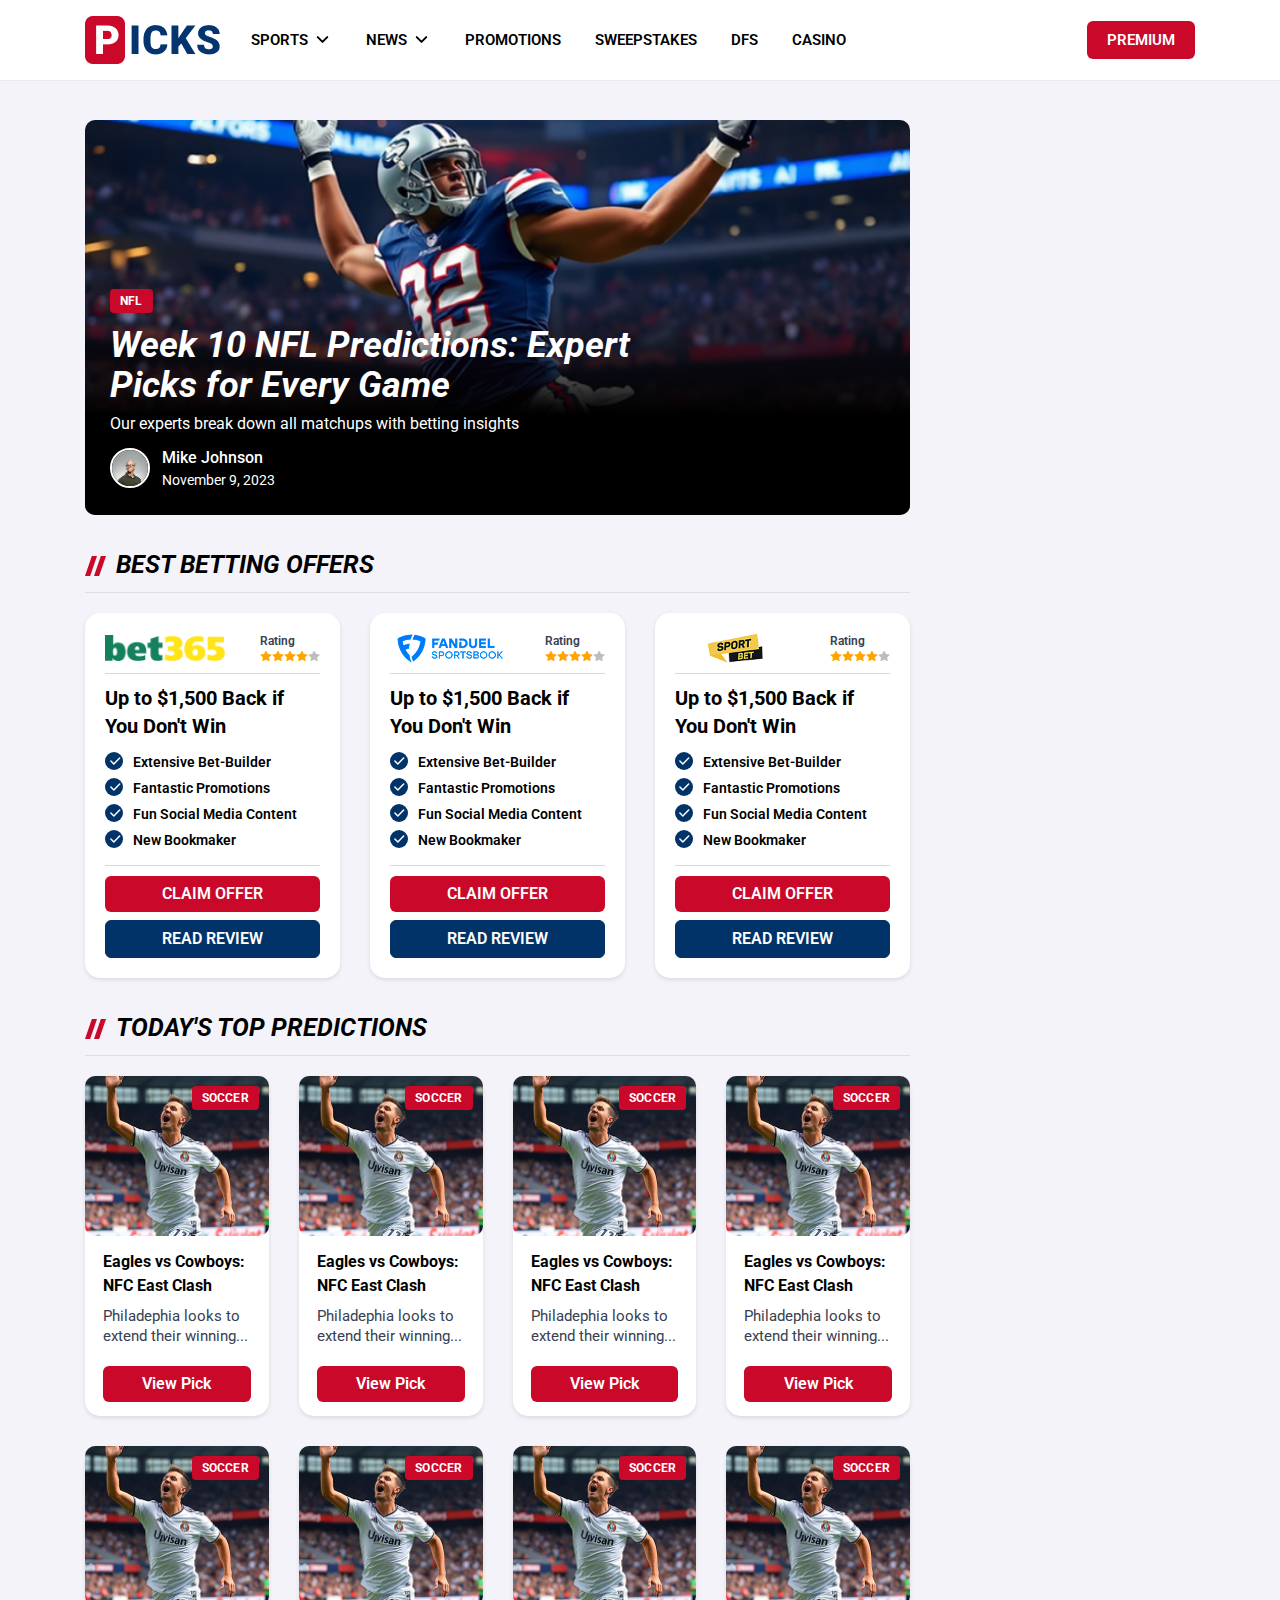
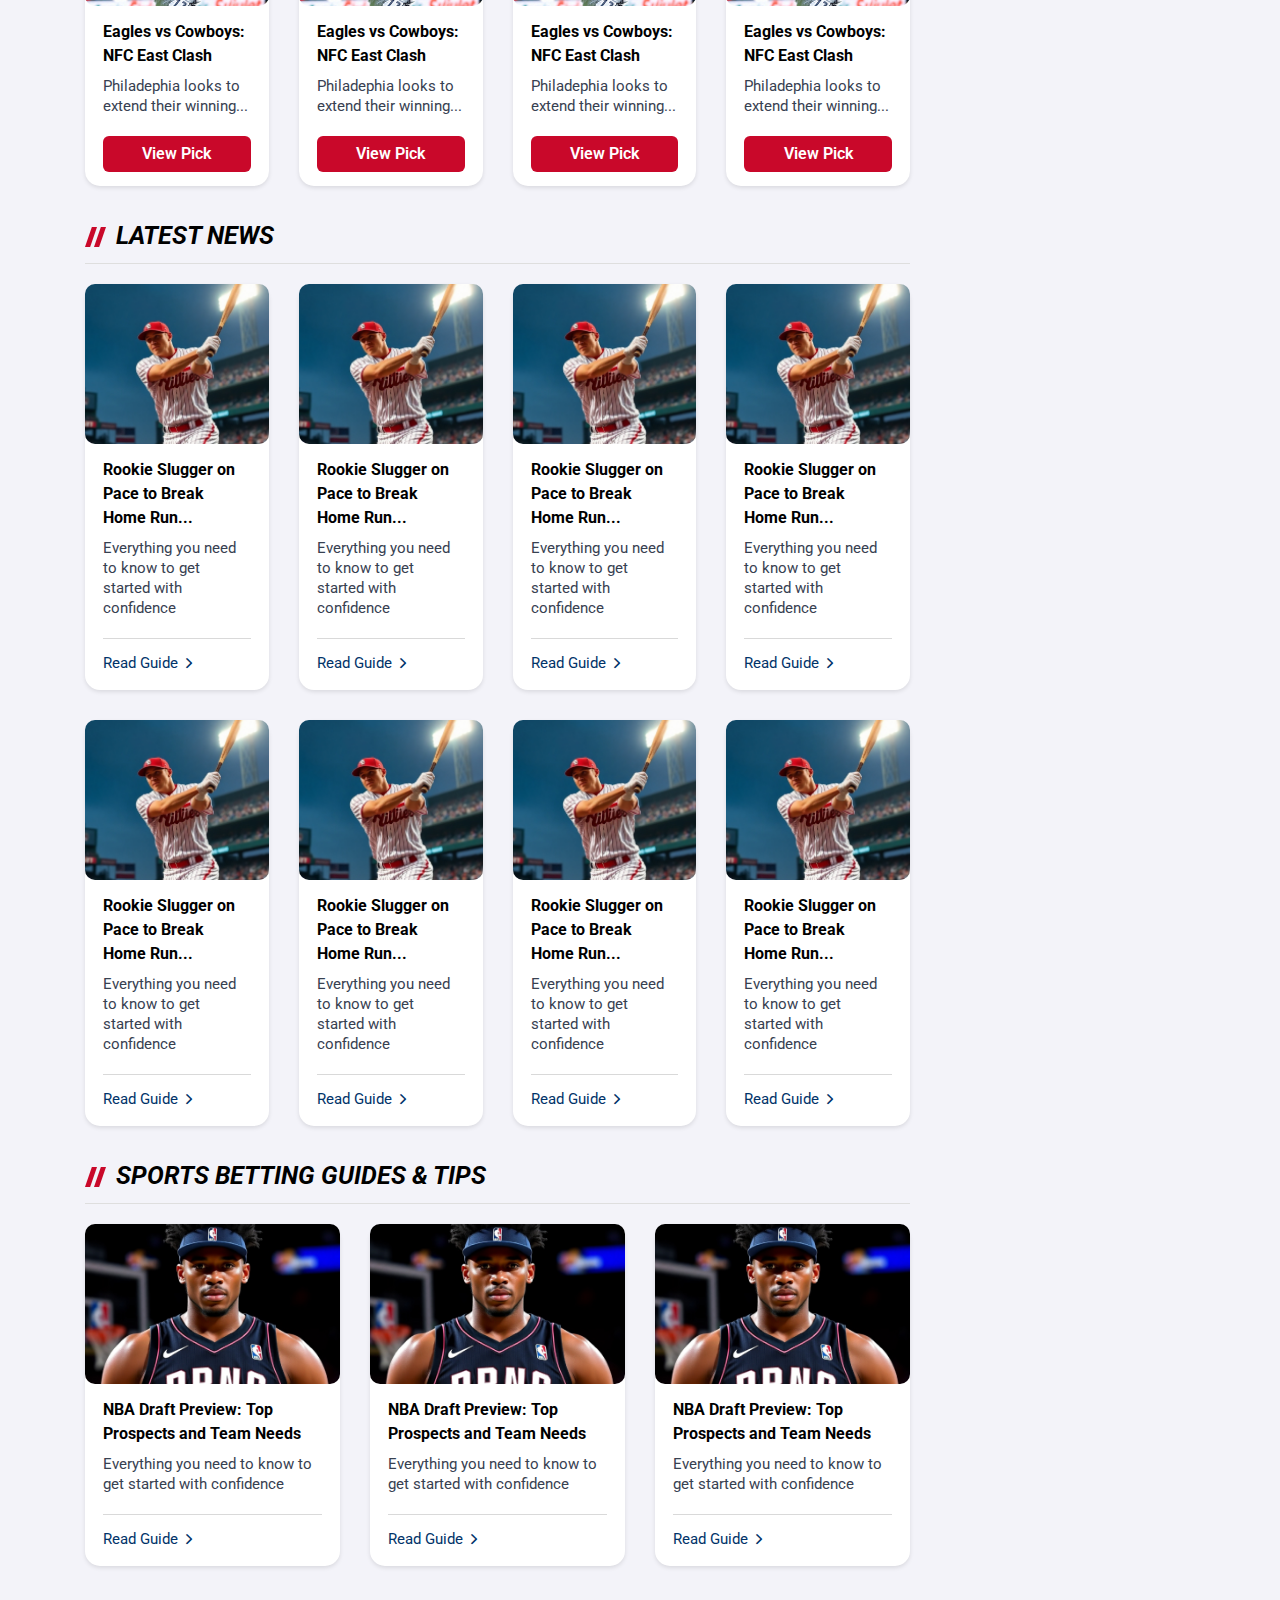
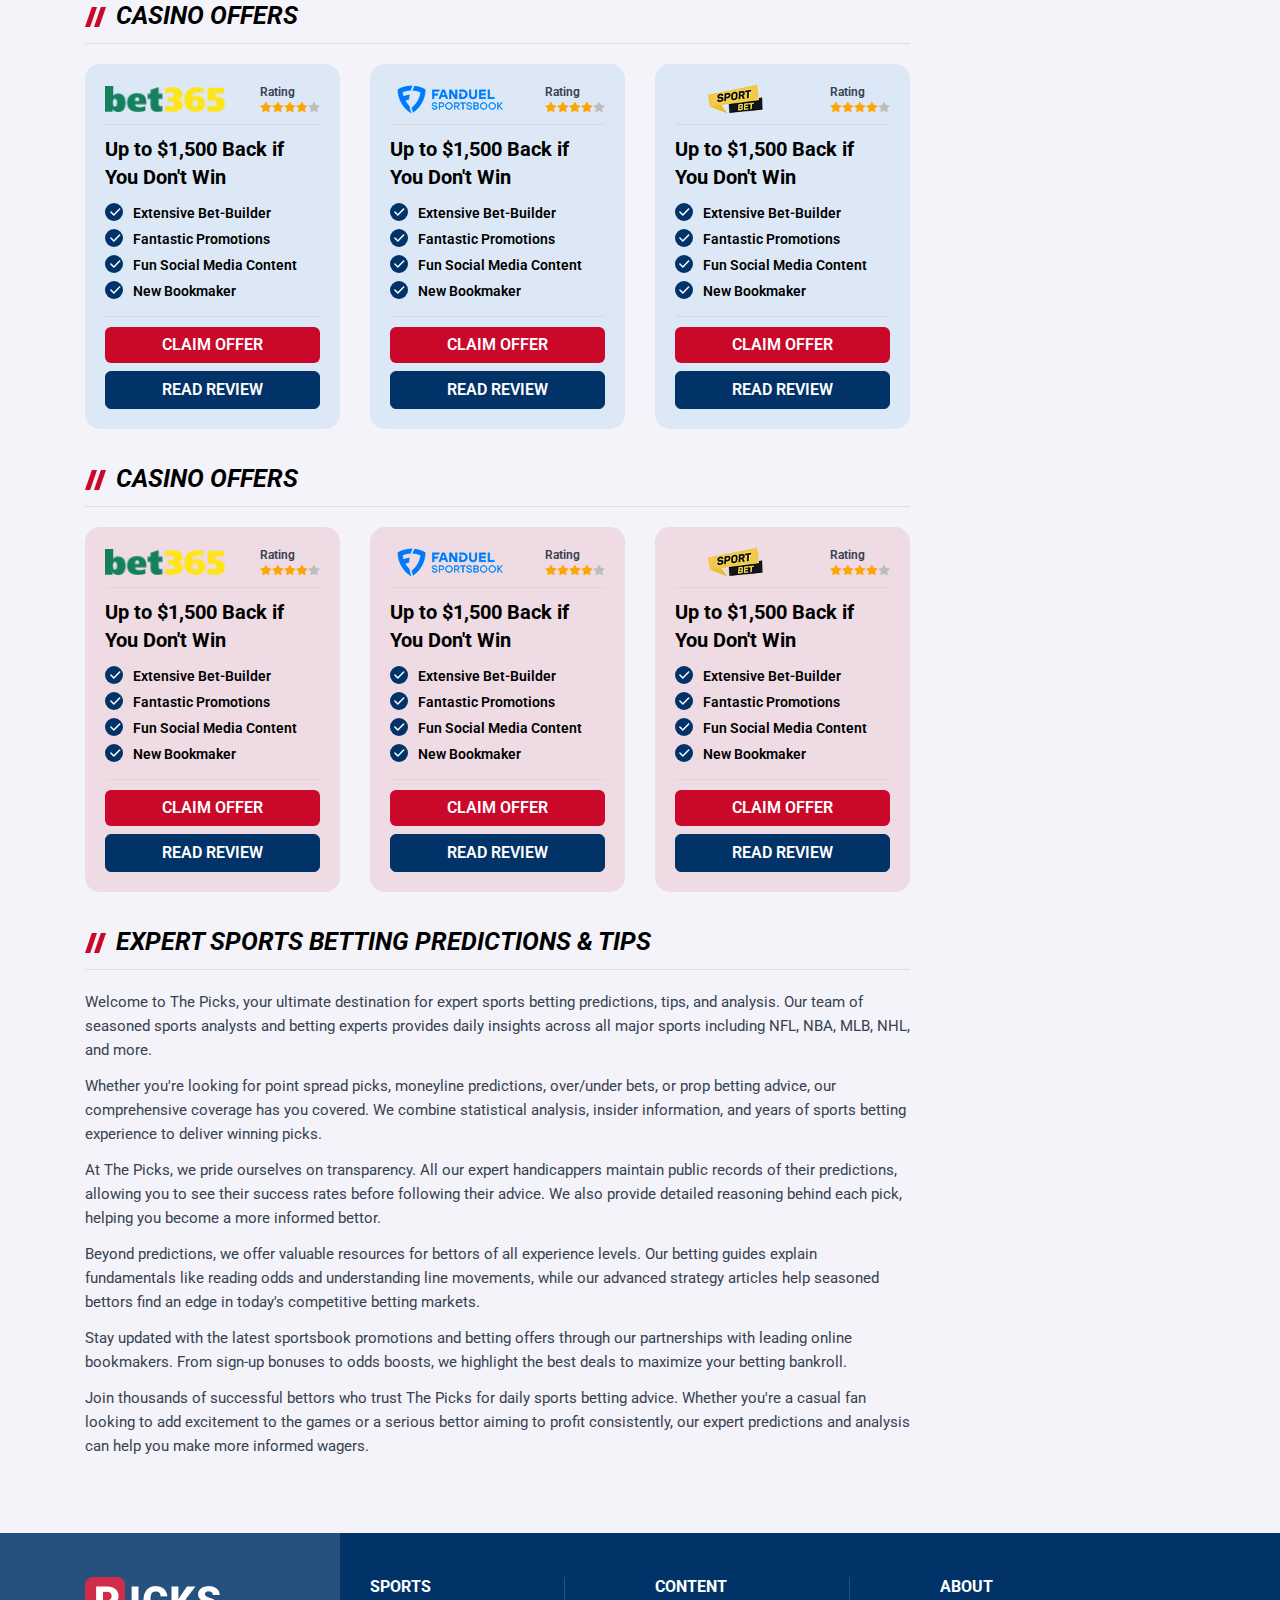
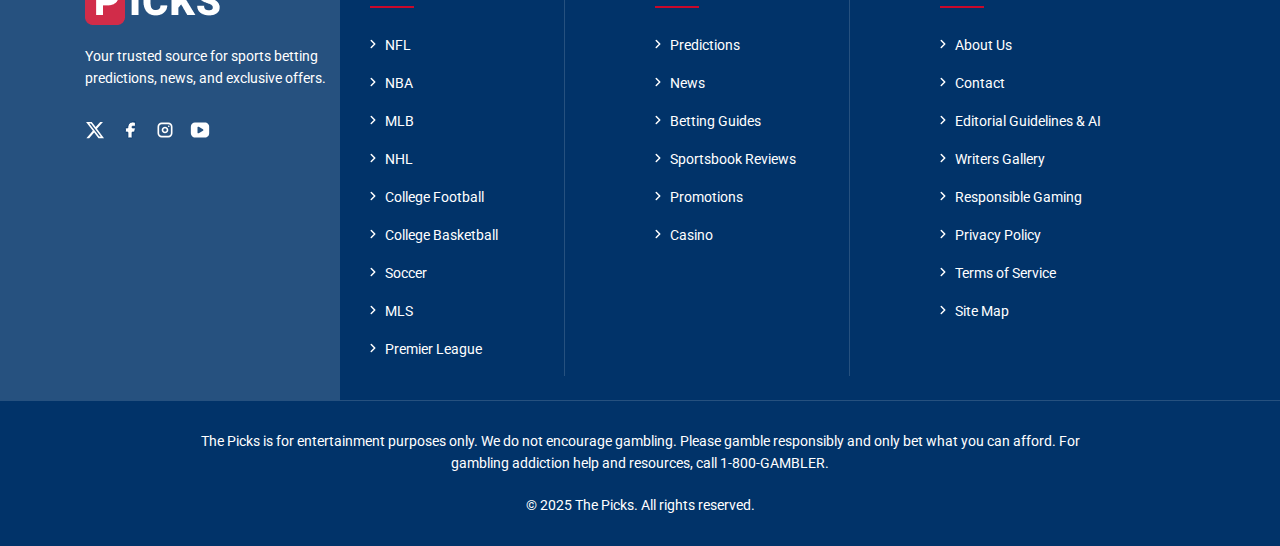
<file: operator-listing.html>
<!DOCTYPE html>
<html lang="en">
   <head>
      <meta charset="utf-8" />
      <meta http-equiv="X-UA-Compatible" content="IE=edge" />
      <meta name="viewport" content="width=device-width, initial-scale=1" />
      <link rel="shortcut icon" href="images/favicon.png" />
      <title>The Picks</title>
      <link href="css/bootstrap.css" rel="stylesheet" />
      <link href="css/cssmenu-styles.css" rel="stylesheet" />
      <link href="css/style.css" rel="stylesheet" />
      <link href="css/responsive.css" rel="stylesheet" />
   </head>
   <body>
      <div class="menu-overlay"></div>
      <div id="scroll-to-top"></div>

      <header class="header header-light stickyhead">
         <div class="container">
            <div class="d-flex align-items-center">
               <a class="hedlogo" href="index.html"><img src="images/logo.png" alt="logo" /></a>
               <div class="navbarmenu me-auto">
                  <div class="header-contain">
                     <div id="cssmenu">
                        <ul>
                           <li>
                              <a href="#">Sports</a>
                              <ul>
                                 <li><a href="#">Sports 1</a></li>
                                 <li><a href="#">Sports 2</a></li>
                                 <li><a href="#">Sports 3</a></li>
                              </ul>
                           </li>
                           <li>
                              <a href="#">News</a>
                              <ul>
                                 <li><a href="#">News 1</a></li>
                                 <li><a href="#">News 2</a></li>
                                 <li><a href="#">News 3</a></li>
                              </ul>
                           </li>
                           <li><a href="#">Promotions</a></li>
                           <li><a href="#">Sweepstakes</a></li>
                           <li><a href="#">Dfs</a></li>
                           <li><a href="#">Casino</a></li>
                        </ul>
                     </div>
                  </div>
               </div>
               <a class="btn" href="#">Premium</a>
            </div>
         </div>
      </header>

      <div class="container py-40">
         <div class="row">
            <div class="col-xl-9 col-lg-8">
               <div class="home-banner border-radius-10 overflow-hidden position-relative">
                  <div class="banner-img position-relative"><img src="images/banner-img.jpg" alt=""></div>
                  <div class="banner-text">
                     <div class="tag-label">NFL</div>
                     <h1>Week 10 NFL Predictions: Expert Picks for Every Game</h1>
                     <div class="banner-info">Our experts break down all matchups with betting insights</div>
                     <div class="auther-info">
                        <div class="auther-img"><img src="images/banner-auther.jpg" alt=""></div>
                        <div class="auther-detial">
                           <div class="auther-name">Mike Johnson</div>
                           <div class="auther-more-info">November 9, 2023</div>
                        </div>
                     </div>
                  </div>
               </div>

               <div class="best-batting-offer my-35">
                  <div class="main-title text-uppercase mb-20">Best Betting Offers</div>

                  <div class="offer-boxes">
                     <div class="row">
                        <div class="col-lg-4">
                           <div class="offer-box">
                              <div class="d-flex align-items-center justify-content-between">
                                 <div class="offer-company-logo"><img src="images/company/com-1.png" alt=""></div>
                                 <div class="company-rating">
                                    <div class="company-rating-title">Rating</div>
                                    <div class="company-star">
                                       <i class="ti ti-star yellow-star"></i>
                                       <i class="ti ti-star yellow-star"></i>
                                       <i class="ti ti-star yellow-star"></i>
                                       <i class="ti ti-star yellow-star"></i>
                                       <i class="ti ti-star"></i>
                                    </div>
                                 </div>
                              </div>
                              <hr>
                              <h3>Up to $1,500 Back if You Don't Win</h3>
                              <div class="check-box">
                                 <div class="check-it">
                                    <div class="check-mark"><img src="images/check-white.svg" alt=""></div>
                                    <h4>Extensive Bet-Builder</h4>
                                 </div>
                                 <div class="check-it">
                                    <div class="check-mark"><img src="images/check-white.svg" alt=""></div>
                                    <h4>Fantastic Promotions</h4>
                                 </div>
                                 <div class="check-it">
                                    <div class="check-mark"><img src="images/check-white.svg" alt=""></div>
                                    <h4>Fun Social Media Content</h4>
                                 </div>
                                 <div class="check-it">
                                    <div class="check-mark"><img src="images/check-white.svg" alt=""></div>
                                    <h4>New Bookmaker</h4>
                                 </div>
                              </div>
                              <hr>
                              <div class="btn-grp">
                                 <a href="#" class="btn">CLAIM OFFER</a>
                                 <a href="#" class="btn btn-primary">Read Review</a>
                              </div>
                           </div>
                        </div>
                        <div class="col-lg-4">
                           <div class="offer-box">
                              <div class="d-flex align-items-center justify-content-between">
                                 <div class="offer-company-logo"><img src="images/company/com-2.png" alt=""></div>
                                 <div class="company-rating">
                                    <div class="company-rating-title">Rating</div>
                                    <div class="company-star">
                                       <i class="ti ti-star yellow-star"></i>
                                       <i class="ti ti-star yellow-star"></i>
                                       <i class="ti ti-star yellow-star"></i>
                                       <i class="ti ti-star yellow-star"></i>
                                       <i class="ti ti-star"></i>
                                    </div>
                                 </div>
                              </div>
                              <hr>
                              <h3>Up to $1,500 Back if You Don't Win</h3>
                              <div class="check-box">
                                 <div class="check-it">
                                    <div class="check-mark"><img src="images/check-white.svg" alt=""></div>
                                    <h4>Extensive Bet-Builder</h4>
                                 </div>
                                 <div class="check-it">
                                    <div class="check-mark"><img src="images/check-white.svg" alt=""></div>
                                    <h4>Fantastic Promotions</h4>
                                 </div>
                                 <div class="check-it">
                                    <div class="check-mark"><img src="images/check-white.svg" alt=""></div>
                                    <h4>Fun Social Media Content</h4>
                                 </div>
                                 <div class="check-it">
                                    <div class="check-mark"><img src="images/check-white.svg" alt=""></div>
                                    <h4>New Bookmaker</h4>
                                 </div>
                              </div>
                              <hr>
                              <div class="btn-grp">
                                 <a href="#" class="btn">CLAIM OFFER</a>
                                 <a href="#" class="btn btn-primary">Read Review</a>
                              </div>
                           </div>
                        </div>
                        <div class="col-lg-4">
                           <div class="offer-box">
                              <div class="d-flex align-items-center justify-content-between">
                                 <div class="offer-company-logo"><img src="images/company/com-3.png" alt=""></div>
                                 <div class="company-rating">
                                    <div class="company-rating-title">Rating</div>
                                    <div class="company-star">
                                       <i class="ti ti-star yellow-star"></i>
                                       <i class="ti ti-star yellow-star"></i>
                                       <i class="ti ti-star yellow-star"></i>
                                       <i class="ti ti-star yellow-star"></i>
                                       <i class="ti ti-star"></i>
                                    </div>
                                 </div>
                              </div>
                              <hr>
                              <h3>Up to $1,500 Back if You Don't Win</h3>
                              <div class="check-box">
                                 <div class="check-it">
                                    <div class="check-mark"><img src="images/check-white.svg" alt=""></div>
                                    <h4>Extensive Bet-Builder</h4>
                                 </div>
                                 <div class="check-it">
                                    <div class="check-mark"><img src="images/check-white.svg" alt=""></div>
                                    <h4>Fantastic Promotions</h4>
                                 </div>
                                 <div class="check-it">
                                    <div class="check-mark"><img src="images/check-white.svg" alt=""></div>
                                    <h4>Fun Social Media Content</h4>
                                 </div>
                                 <div class="check-it">
                                    <div class="check-mark"><img src="images/check-white.svg" alt=""></div>
                                    <h4>New Bookmaker</h4>
                                 </div>
                              </div>
                              <hr>
                              <div class="btn-grp">
                                 <a href="#" class="btn">CLAIM OFFER</a>
                                 <a href="#" class="btn btn-primary">Read Review</a>
                              </div>
                           </div>
                        </div>
                     </div>
                  </div>
               </div>

               <div class="top-predictions my-35">
                  <div class="main-title text-uppercase mb-20">Today's Top Predictions</div>

                  <div class="prediction-boxes">
                     <div class="row">
                        <div class="col-lg-3">
                           <div class="prediction-box">
                              <div class="pred-main-img">
                                 <img src="images/prediction/p-1.jpg" alt="">
                                 <div class="tag-label">SOCCER</div>
                              </div>
                              <div class="pred-detail">
                                 <h3>Eagles vs Cowboys: NFC East Clash</h3>
                                 <div class="pred-info">Philadephia looks to extend their winning...</div>
                                 <div class="btn-grp">
                                    <a href="#" class="btn">View Pick</a>
                                 </div>
                              </div>
                           </div>
                        </div>
                        
                        <div class="col-lg-3">
                           <div class="prediction-box">
                              <div class="pred-main-img">
                                 <img src="images/prediction/p-1.jpg" alt="">
                                 <div class="tag-label">SOCCER</div>
                              </div>
                              <div class="pred-detail">
                                 <h3>Eagles vs Cowboys: NFC East Clash</h3>
                                 <div class="pred-info">Philadephia looks to extend their winning...</div>
                                 <div class="btn-grp">
                                    <a href="#" class="btn">View Pick</a>
                                 </div>
                              </div>
                           </div>
                        </div>
                        
                        <div class="col-lg-3">
                           <div class="prediction-box">
                              <div class="pred-main-img">
                                 <img src="images/prediction/p-1.jpg" alt="">
                                 <div class="tag-label">SOCCER</div>
                              </div>
                              <div class="pred-detail">
                                 <h3>Eagles vs Cowboys: NFC East Clash</h3>
                                 <div class="pred-info">Philadephia looks to extend their winning...</div>
                                 <div class="btn-grp">
                                    <a href="#" class="btn">View Pick</a>
                                 </div>
                              </div>
                           </div>
                        </div>
                        
                        <div class="col-lg-3">
                           <div class="prediction-box">
                              <div class="pred-main-img">
                                 <img src="images/prediction/p-1.jpg" alt="">
                                 <div class="tag-label">SOCCER</div>
                              </div>
                              <div class="pred-detail">
                                 <h3>Eagles vs Cowboys: NFC East Clash</h3>
                                 <div class="pred-info">Philadephia looks to extend their winning...</div>
                                 <div class="btn-grp">
                                    <a href="#" class="btn">View Pick</a>
                                 </div>
                              </div>
                           </div>
                        </div>
                        
                        <div class="col-lg-3">
                           <div class="prediction-box">
                              <div class="pred-main-img">
                                 <img src="images/prediction/p-1.jpg" alt="">
                                 <div class="tag-label">SOCCER</div>
                              </div>
                              <div class="pred-detail">
                                 <h3>Eagles vs Cowboys: NFC East Clash</h3>
                                 <div class="pred-info">Philadephia looks to extend their winning...</div>
                                 <div class="btn-grp">
                                    <a href="#" class="btn">View Pick</a>
                                 </div>
                              </div>
                           </div>
                        </div>
                        
                        <div class="col-lg-3">
                           <div class="prediction-box">
                              <div class="pred-main-img">
                                 <img src="images/prediction/p-1.jpg" alt="">
                                 <div class="tag-label">SOCCER</div>
                              </div>
                              <div class="pred-detail">
                                 <h3>Eagles vs Cowboys: NFC East Clash</h3>
                                 <div class="pred-info">Philadephia looks to extend their winning...</div>
                                 <div class="btn-grp">
                                    <a href="#" class="btn">View Pick</a>
                                 </div>
                              </div>
                           </div>
                        </div>
                        
                        <div class="col-lg-3">
                           <div class="prediction-box">
                              <div class="pred-main-img">
                                 <img src="images/prediction/p-1.jpg" alt="">
                                 <div class="tag-label">SOCCER</div>
                              </div>
                              <div class="pred-detail">
                                 <h3>Eagles vs Cowboys: NFC East Clash</h3>
                                 <div class="pred-info">Philadephia looks to extend their winning...</div>
                                 <div class="btn-grp">
                                    <a href="#" class="btn">View Pick</a>
                                 </div>
                              </div>
                           </div>
                        </div>
                        
                        <div class="col-lg-3">
                           <div class="prediction-box">
                              <div class="pred-main-img">
                                 <img src="images/prediction/p-1.jpg" alt="">
                                 <div class="tag-label">SOCCER</div>
                              </div>
                              <div class="pred-detail">
                                 <h3>Eagles vs Cowboys: NFC East Clash</h3>
                                 <div class="pred-info">Philadephia looks to extend their winning...</div>
                                 <div class="btn-grp">
                                    <a href="#" class="btn">View Pick</a>
                                 </div>
                              </div>
                           </div>
                        </div>
                        
                     </div>
                  </div>
               </div>

               <div class="latest-news my-35">
                  <div class="main-title text-uppercase mb-20">Latest News</div>

                  <div class="news-boxes">
                     <div class="row">
                        <div class="col-lg-3">
                           <div class="news-box">
                              <div class="news-main-img">
                                 <img src="images/news/n-1.jpg" alt="">
                              </div>
                              <div class="news-detail">
                                 <h3>Rookie Slugger on Pace to Break Home Run...</h3>
                                 <div class="news-info">Everything you need to know to get started with confidence</div>
                                 <hr>
                                 <div class="btn-grp mb-1">
                                    <a href="#" class="btn-link">Read Guide <i class="ti ti-chevron-right"></i></a>
                                 </div>
                              </div>
                           </div>
                        </div>
                        
                        <div class="col-lg-3">
                           <div class="news-box">
                              <div class="news-main-img">
                                 <img src="images/news/n-1.jpg" alt="">
                              </div>
                              <div class="news-detail">
                                 <h3>Rookie Slugger on Pace to Break Home Run...</h3>
                                 <div class="news-info">Everything you need to know to get started with confidence</div>
                                 <hr>
                                 <div class="btn-grp mb-1">
                                    <a href="#" class="btn-link">Read Guide <i class="ti ti-chevron-right"></i></a>
                                 </div>
                              </div>
                           </div>
                        </div>
                        
                        <div class="col-lg-3">
                           <div class="news-box">
                              <div class="news-main-img">
                                 <img src="images/news/n-1.jpg" alt="">
                              </div>
                              <div class="news-detail">
                                 <h3>Rookie Slugger on Pace to Break Home Run...</h3>
                                 <div class="news-info">Everything you need to know to get started with confidence</div>
                                 <hr>
                                 <div class="btn-grp mb-1">
                                    <a href="#" class="btn-link">Read Guide <i class="ti ti-chevron-right"></i></a>
                                 </div>
                              </div>
                           </div>
                        </div>
                        
                        <div class="col-lg-3">
                           <div class="news-box">
                              <div class="news-main-img">
                                 <img src="images/news/n-1.jpg" alt="">
                              </div>
                              <div class="news-detail">
                                 <h3>Rookie Slugger on Pace to Break Home Run...</h3>
                                 <div class="news-info">Everything you need to know to get started with confidence</div>
                                 <hr>
                                 <div class="btn-grp mb-1">
                                    <a href="#" class="btn-link">Read Guide <i class="ti ti-chevron-right"></i></a>
                                 </div>
                              </div>
                           </div>
                        </div>
                        
                        <div class="col-lg-3">
                           <div class="news-box">
                              <div class="news-main-img">
                                 <img src="images/news/n-1.jpg" alt="">
                              </div>
                              <div class="news-detail">
                                 <h3>Rookie Slugger on Pace to Break Home Run...</h3>
                                 <div class="news-info">Everything you need to know to get started with confidence</div>
                                 <hr>
                                 <div class="btn-grp mb-1">
                                    <a href="#" class="btn-link">Read Guide <i class="ti ti-chevron-right"></i></a>
                                 </div>
                              </div>
                           </div>
                        </div>
                        
                        <div class="col-lg-3">
                           <div class="news-box">
                              <div class="news-main-img">
                                 <img src="images/news/n-1.jpg" alt="">
                              </div>
                              <div class="news-detail">
                                 <h3>Rookie Slugger on Pace to Break Home Run...</h3>
                                 <div class="news-info">Everything you need to know to get started with confidence</div>
                                 <hr>
                                 <div class="btn-grp mb-1">
                                    <a href="#" class="btn-link">Read Guide <i class="ti ti-chevron-right"></i></a>
                                 </div>
                              </div>
                           </div>
                        </div>
                        
                        <div class="col-lg-3">
                           <div class="news-box">
                              <div class="news-main-img">
                                 <img src="images/news/n-1.jpg" alt="">
                              </div>
                              <div class="news-detail">
                                 <h3>Rookie Slugger on Pace to Break Home Run...</h3>
                                 <div class="news-info">Everything you need to know to get started with confidence</div>
                                 <hr>
                                 <div class="btn-grp mb-1">
                                    <a href="#" class="btn-link">Read Guide <i class="ti ti-chevron-right"></i></a>
                                 </div>
                              </div>
                           </div>
                        </div>
                        
                        <div class="col-lg-3">
                           <div class="news-box">
                              <div class="news-main-img">
                                 <img src="images/news/n-1.jpg" alt="">
                              </div>
                              <div class="news-detail">
                                 <h3>Rookie Slugger on Pace to Break Home Run...</h3>
                                 <div class="news-info">Everything you need to know to get started with confidence</div>
                                 <hr>
                                 <div class="btn-grp mb-1">
                                    <a href="#" class="btn-link">Read Guide <i class="ti ti-chevron-right"></i></a>
                                 </div>
                              </div>
                           </div>
                        </div>
                        
                           
                     </div>
                  </div>
               </div>

               <div class="latest-news my-35">
                  <div class="main-title text-uppercase mb-20">Sports Betting Guides & Tips</div>

                  <div class="news-boxes">
                     <div class="row">
                        <div class="col-lg-4">
                           <div class="news-box">
                              <div class="news-main-img">
                                 <img src="images/news/gt-1.jpg" alt="">
                              </div>
                              <div class="news-detail">
                                 <h3>NBA Draft Preview: Top Prospects and Team Needs</h3>
                                 <div class="news-info">Everything you need to know to get started with confidence</div>
                                 <hr>
                                 <div class="btn-grp mb-1">
                                    <a href="#" class="btn-link">Read Guide <i class="ti ti-chevron-right"></i></a>
                                 </div>
                              </div>
                           </div>
                        </div>
                        
                        <div class="col-lg-4">
                           <div class="news-box">
                              <div class="news-main-img">
                                 <img src="images/news/gt-1.jpg" alt="">
                              </div>
                              <div class="news-detail">
                                 <h3>NBA Draft Preview: Top Prospects and Team Needs</h3>
                                 <div class="news-info">Everything you need to know to get started with confidence</div>
                                 <hr>
                                 <div class="btn-grp mb-1">
                                    <a href="#" class="btn-link">Read Guide <i class="ti ti-chevron-right"></i></a>
                                 </div>
                              </div>
                           </div>
                        </div>
                        
                        <div class="col-lg-4">
                           <div class="news-box">
                              <div class="news-main-img">
                                 <img src="images/news/gt-1.jpg" alt="">
                              </div>
                              <div class="news-detail">
                                 <h3>NBA Draft Preview: Top Prospects and Team Needs</h3>
                                 <div class="news-info">Everything you need to know to get started with confidence</div>
                                 <hr>
                                 <div class="btn-grp mb-1">
                                    <a href="#" class="btn-link">Read Guide <i class="ti ti-chevron-right"></i></a>
                                 </div>
                              </div>
                           </div>
                        </div>
                        
                     </div>
                  </div>
               </div>

               <div class="best-batting-offer my-35">
                  <div class="main-title text-uppercase mb-20">Casino Offers</div>

                  <div class="offer-boxes">
                     <div class="row">
                        <div class="col-lg-4">
                           <div class="offer-box lightblue-bg shadow-none">
                              <div class="d-flex align-items-center justify-content-between">
                                 <div class="offer-company-logo"><img src="images/company/com-1.png" alt=""></div>
                                 <div class="company-rating">
                                    <div class="company-rating-title">Rating</div>
                                    <div class="company-star">
                                       <i class="ti ti-star yellow-star"></i>
                                       <i class="ti ti-star yellow-star"></i>
                                       <i class="ti ti-star yellow-star"></i>
                                       <i class="ti ti-star yellow-star"></i>
                                       <i class="ti ti-star"></i>
                                    </div>
                                 </div>
                              </div>
                              <hr>
                              <h3>Up to $1,500 Back if You Don't Win</h3>
                              <div class="check-box">
                                 <div class="check-it">
                                    <div class="check-mark"><img src="images/check-white.svg" alt=""></div>
                                    <h4>Extensive Bet-Builder</h4>
                                 </div>
                                 <div class="check-it">
                                    <div class="check-mark"><img src="images/check-white.svg" alt=""></div>
                                    <h4>Fantastic Promotions</h4>
                                 </div>
                                 <div class="check-it">
                                    <div class="check-mark"><img src="images/check-white.svg" alt=""></div>
                                    <h4>Fun Social Media Content</h4>
                                 </div>
                                 <div class="check-it">
                                    <div class="check-mark"><img src="images/check-white.svg" alt=""></div>
                                    <h4>New Bookmaker</h4>
                                 </div>
                              </div>
                              <hr>
                              <div class="btn-grp">
                                 <a href="#" class="btn">CLAIM OFFER</a>
                                 <a href="#" class="btn btn-primary">Read Review</a>
                              </div>
                           </div>
                        </div>
                        <div class="col-lg-4">
                           <div class="offer-box lightblue-bg shadow-none">
                              <div class="d-flex align-items-center justify-content-between">
                                 <div class="offer-company-logo"><img src="images/company/com-2.png" alt=""></div>
                                 <div class="company-rating">
                                    <div class="company-rating-title">Rating</div>
                                    <div class="company-star">
                                       <i class="ti ti-star yellow-star"></i>
                                       <i class="ti ti-star yellow-star"></i>
                                       <i class="ti ti-star yellow-star"></i>
                                       <i class="ti ti-star yellow-star"></i>
                                       <i class="ti ti-star"></i>
                                    </div>
                                 </div>
                              </div>
                              <hr>
                              <h3>Up to $1,500 Back if You Don't Win</h3>
                              <div class="check-box">
                                 <div class="check-it">
                                    <div class="check-mark"><img src="images/check-white.svg" alt=""></div>
                                    <h4>Extensive Bet-Builder</h4>
                                 </div>
                                 <div class="check-it">
                                    <div class="check-mark"><img src="images/check-white.svg" alt=""></div>
                                    <h4>Fantastic Promotions</h4>
                                 </div>
                                 <div class="check-it">
                                    <div class="check-mark"><img src="images/check-white.svg" alt=""></div>
                                    <h4>Fun Social Media Content</h4>
                                 </div>
                                 <div class="check-it">
                                    <div class="check-mark"><img src="images/check-white.svg" alt=""></div>
                                    <h4>New Bookmaker</h4>
                                 </div>
                              </div>
                              <hr>
                              <div class="btn-grp">
                                 <a href="#" class="btn">CLAIM OFFER</a>
                                 <a href="#" class="btn btn-primary">Read Review</a>
                              </div>
                           </div>
                        </div>
                        <div class="col-lg-4">
                           <div class="offer-box lightblue-bg shadow-none">
                              <div class="d-flex align-items-center justify-content-between">
                                 <div class="offer-company-logo"><img src="images/company/com-3.png" alt=""></div>
                                 <div class="company-rating">
                                    <div class="company-rating-title">Rating</div>
                                    <div class="company-star">
                                       <i class="ti ti-star yellow-star"></i>
                                       <i class="ti ti-star yellow-star"></i>
                                       <i class="ti ti-star yellow-star"></i>
                                       <i class="ti ti-star yellow-star"></i>
                                       <i class="ti ti-star"></i>
                                    </div>
                                 </div>
                              </div>
                              <hr>
                              <h3>Up to $1,500 Back if You Don't Win</h3>
                              <div class="check-box">
                                 <div class="check-it">
                                    <div class="check-mark"><img src="images/check-white.svg" alt=""></div>
                                    <h4>Extensive Bet-Builder</h4>
                                 </div>
                                 <div class="check-it">
                                    <div class="check-mark"><img src="images/check-white.svg" alt=""></div>
                                    <h4>Fantastic Promotions</h4>
                                 </div>
                                 <div class="check-it">
                                    <div class="check-mark"><img src="images/check-white.svg" alt=""></div>
                                    <h4>Fun Social Media Content</h4>
                                 </div>
                                 <div class="check-it">
                                    <div class="check-mark"><img src="images/check-white.svg" alt=""></div>
                                    <h4>New Bookmaker</h4>
                                 </div>
                              </div>
                              <hr>
                              <div class="btn-grp">
                                 <a href="#" class="btn">CLAIM OFFER</a>
                                 <a href="#" class="btn btn-primary">Read Review</a>
                              </div>
                           </div>
                        </div>
                     </div>
                  </div>
               </div>
               
               <div class="best-batting-offer my-35">
                  <div class="main-title text-uppercase mb-20">Casino Offers</div>

                  <div class="offer-boxes">
                     <div class="row">
                        <div class="col-lg-4">
                           <div class="offer-box lightred-bg shadow-none">
                              <div class="d-flex align-items-center justify-content-between">
                                 <div class="offer-company-logo"><img src="images/company/com-1.png" alt=""></div>
                                 <div class="company-rating">
                                    <div class="company-rating-title">Rating</div>
                                    <div class="company-star">
                                       <i class="ti ti-star yellow-star"></i>
                                       <i class="ti ti-star yellow-star"></i>
                                       <i class="ti ti-star yellow-star"></i>
                                       <i class="ti ti-star yellow-star"></i>
                                       <i class="ti ti-star"></i>
                                    </div>
                                 </div>
                              </div>
                              <hr>
                              <h3>Up to $1,500 Back if You Don't Win</h3>
                              <div class="check-box">
                                 <div class="check-it">
                                    <div class="check-mark"><img src="images/check-white.svg" alt=""></div>
                                    <h4>Extensive Bet-Builder</h4>
                                 </div>
                                 <div class="check-it">
                                    <div class="check-mark"><img src="images/check-white.svg" alt=""></div>
                                    <h4>Fantastic Promotions</h4>
                                 </div>
                                 <div class="check-it">
                                    <div class="check-mark"><img src="images/check-white.svg" alt=""></div>
                                    <h4>Fun Social Media Content</h4>
                                 </div>
                                 <div class="check-it">
                                    <div class="check-mark"><img src="images/check-white.svg" alt=""></div>
                                    <h4>New Bookmaker</h4>
                                 </div>
                              </div>
                              <hr>
                              <div class="btn-grp">
                                 <a href="#" class="btn">CLAIM OFFER</a>
                                 <a href="#" class="btn btn-primary">Read Review</a>
                              </div>
                           </div>
                        </div>
                        <div class="col-lg-4">
                           <div class="offer-box lightred-bg shadow-none">
                              <div class="d-flex align-items-center justify-content-between">
                                 <div class="offer-company-logo"><img src="images/company/com-2.png" alt=""></div>
                                 <div class="company-rating">
                                    <div class="company-rating-title">Rating</div>
                                    <div class="company-star">
                                       <i class="ti ti-star yellow-star"></i>
                                       <i class="ti ti-star yellow-star"></i>
                                       <i class="ti ti-star yellow-star"></i>
                                       <i class="ti ti-star yellow-star"></i>
                                       <i class="ti ti-star"></i>
                                    </div>
                                 </div>
                              </div>
                              <hr>
                              <h3>Up to $1,500 Back if You Don't Win</h3>
                              <div class="check-box">
                                 <div class="check-it">
                                    <div class="check-mark"><img src="images/check-white.svg" alt=""></div>
                                    <h4>Extensive Bet-Builder</h4>
                                 </div>
                                 <div class="check-it">
                                    <div class="check-mark"><img src="images/check-white.svg" alt=""></div>
                                    <h4>Fantastic Promotions</h4>
                                 </div>
                                 <div class="check-it">
                                    <div class="check-mark"><img src="images/check-white.svg" alt=""></div>
                                    <h4>Fun Social Media Content</h4>
                                 </div>
                                 <div class="check-it">
                                    <div class="check-mark"><img src="images/check-white.svg" alt=""></div>
                                    <h4>New Bookmaker</h4>
                                 </div>
                              </div>
                              <hr>
                              <div class="btn-grp">
                                 <a href="#" class="btn">CLAIM OFFER</a>
                                 <a href="#" class="btn btn-primary">Read Review</a>
                              </div>
                           </div>
                        </div>
                        <div class="col-lg-4">
                           <div class="offer-box lightred-bg shadow-none">
                              <div class="d-flex align-items-center justify-content-between">
                                 <div class="offer-company-logo"><img src="images/company/com-3.png" alt=""></div>
                                 <div class="company-rating">
                                    <div class="company-rating-title">Rating</div>
                                    <div class="company-star">
                                       <i class="ti ti-star yellow-star"></i>
                                       <i class="ti ti-star yellow-star"></i>
                                       <i class="ti ti-star yellow-star"></i>
                                       <i class="ti ti-star yellow-star"></i>
                                       <i class="ti ti-star"></i>
                                    </div>
                                 </div>
                              </div>
                              <hr>
                              <h3>Up to $1,500 Back if You Don't Win</h3>
                              <div class="check-box">
                                 <div class="check-it">
                                    <div class="check-mark"><img src="images/check-white.svg" alt=""></div>
                                    <h4>Extensive Bet-Builder</h4>
                                 </div>
                                 <div class="check-it">
                                    <div class="check-mark"><img src="images/check-white.svg" alt=""></div>
                                    <h4>Fantastic Promotions</h4>
                                 </div>
                                 <div class="check-it">
                                    <div class="check-mark"><img src="images/check-white.svg" alt=""></div>
                                    <h4>Fun Social Media Content</h4>
                                 </div>
                                 <div class="check-it">
                                    <div class="check-mark"><img src="images/check-white.svg" alt=""></div>
                                    <h4>New Bookmaker</h4>
                                 </div>
                              </div>
                              <hr>
                              <div class="btn-grp">
                                 <a href="#" class="btn">CLAIM OFFER</a>
                                 <a href="#" class="btn btn-primary">Read Review</a>
                              </div>
                           </div>
                        </div>
                     </div>
                  </div>
               </div>

               <div class="content-sec my-35">
                  <div class="main-title text-uppercase mb-20">Expert Sports Betting Predictions & Tips</div>

                  <p>Welcome to The Picks, your ultimate destination for expert sports betting predictions, tips, and analysis. Our team of seasoned sports analysts and betting experts provides daily insights across all major sports including NFL, NBA, MLB, NHL, and more.</p>
                  
                  <p>Whether you're looking for point spread picks, moneyline predictions, over/under bets, or prop betting advice, our comprehensive coverage has you covered. We combine statistical analysis, insider information, and years of sports betting experience to deliver winning picks.</p>

                  <p>At The Picks, we pride ourselves on transparency. All our expert handicappers maintain public records of their predictions, allowing you to see their success rates before following their advice. We also provide detailed reasoning behind each pick, helping you become a more informed bettor.</p>

                  <p>Beyond predictions, we offer valuable resources for bettors of all experience levels. Our betting guides explain fundamentals like reading odds and understanding line movements, while our advanced strategy articles help seasoned bettors find an edge in today's competitive betting markets.</p>

                  <p>Stay updated with the latest sportsbook promotions and betting offers through our partnerships with leading online bookmakers. From sign-up bonuses to odds boosts, we highlight the best deals to maximize your betting bankroll.</p>

                  <p>Join thousands of successful bettors who trust The Picks for daily sports betting advice. Whether you're a casual fan looking to add excitement to the games or a serious bettor aiming to profit consistently, our expert predictions and analysis can help you make more informed wagers.</p>

               </div>

            </div>
            <div class="col-xl-3 col-lg-4"></div>
         </div>
      </div>

      

      <footer>
         <div class="container">
            <div class="row">
               <div class="col-xl-3 col-md-6">
                  <div class="site-details">
                     <a class="footer-logo" href="index.html"><img src="images/white-logo.png" alt="logo" /></a>
                     <div class="site-info fz-14">Your trusted source for sports betting predictions, news, and exclusive offers.</div>
                     <div class="social-icons navbar p-0">
                        <div class="navbar-nav flex-row">
                           <a class="nav-link" href="#"><img src="images/social-icons/x.svg" alt=""></a>
                           <a class="nav-link" href="#"><img src="images/social-icons/facebook.svg" alt=""></a>
                           <a class="nav-link" href="#"><img src="images/social-icons/instagram.svg" alt=""></a>
                           <a class="nav-link" href="#"><img src="images/social-icons/youtube.svg" alt=""></a>
                        </div>
                     </div>
                  </div>
               </div>
               <div class="col-xl-3 col-md-6">
                  <div class="site-links">
                     <div class="site-title">
                        SPORTS
                     </div>
                     <div class="site-link-list navbar">
                        <div class="navbar-nav">
                           <a class="nav-link" href="#">NFL</a>
                           <a class="nav-link" href="#">NBA</a>
                           <a class="nav-link" href="#">MLB</a>
                           <a class="nav-link" href="#">NHL</a>
                           <a class="nav-link" href="#">College Football</a>
                           <a class="nav-link" href="#">College Basketball</a>
                           <a class="nav-link" href="#">Soccer</a>
                           <a class="nav-link" href="#">MLS</a>
                           <a class="nav-link" href="#">Premier League</a>
                        </div>
                     </div>
                  </div>
               </div>
               <div class="col-xl-3 col-md-6">
                  <div class="site-links">
                     <div class="site-title">
                        CONTENT
                     </div>
                     <div class="site-link-list navbar">
                        <div class="navbar-nav">
                           <a class="nav-link" href="#">Predictions</a>
                           <a class="nav-link" href="#">News</a>
                           <a class="nav-link" href="#">Betting Guides</a>
                           <a class="nav-link" href="#">Sportsbook Reviews</a>
                           <a class="nav-link" href="#">Promotions</a>
                           <a class="nav-link" href="#">Casino</a>
                        </div>
                     </div>
                  </div>
               </div>
               <div class="col-xl-3 col-md-6">
                  <div class="site-links no-after">
                     <div class="site-title">
                        ABOUT
                     </div>
                     <div class="site-link-list navbar">
                        <div class="navbar-nav">
                           <a class="nav-link" href="#">About Us</a>
                           <a class="nav-link" href="#">Contact</a>
                           <a class="nav-link" href="#">Editorial Guidelines & AI</a>
                           <a class="nav-link" href="#">Writers Gallery</a>
                           <a class="nav-link" href="#">Responsible Gaming</a>
                           <a class="nav-link" href="#">Privacy Policy</a>
                           <a class="nav-link" href="#">Terms of Service</a>
                           <a class="nav-link" href="#">Site Map</a>
                        </div>
                     </div>
                  </div>
               </div>
            </div>
         </div>
         <div class="container">
            <div class="row justify-content-center">
               <div class="col-lg-10">
                  <div class="footer-bottom">
                     <p>The Picks is for entertainment purposes only. We do not encourage gambling. Please gamble responsibly and only bet what you can afford. For gambling addiction help and resources, call 1-800-GAMBLER.</p>
                     <p>© 2025 The Picks. All rights reserved.</p>
                  </div>
               </div>
            </div>
         </div>
      </footer>

      <script src="js/jquery-3.6.0.js"></script>
      <script src="js/bootstrap.js"></script>
      <script src="js/cssmenu-script.js"></script>      
     
      <script>
         var btn = $("#scroll-to-top");

         $(window).scroll(function () {
            if ($(window).scrollTop() > 300) {
               btn.addClass("show");
            } else {
               btn.removeClass("show");
            }
         });

         btn.on("click", function (e) {
            e.preventDefault();
            $("html, body").animate({ scrollTop: 0 }, "400");
         });
      </script>
   </body>
</html>
</file>
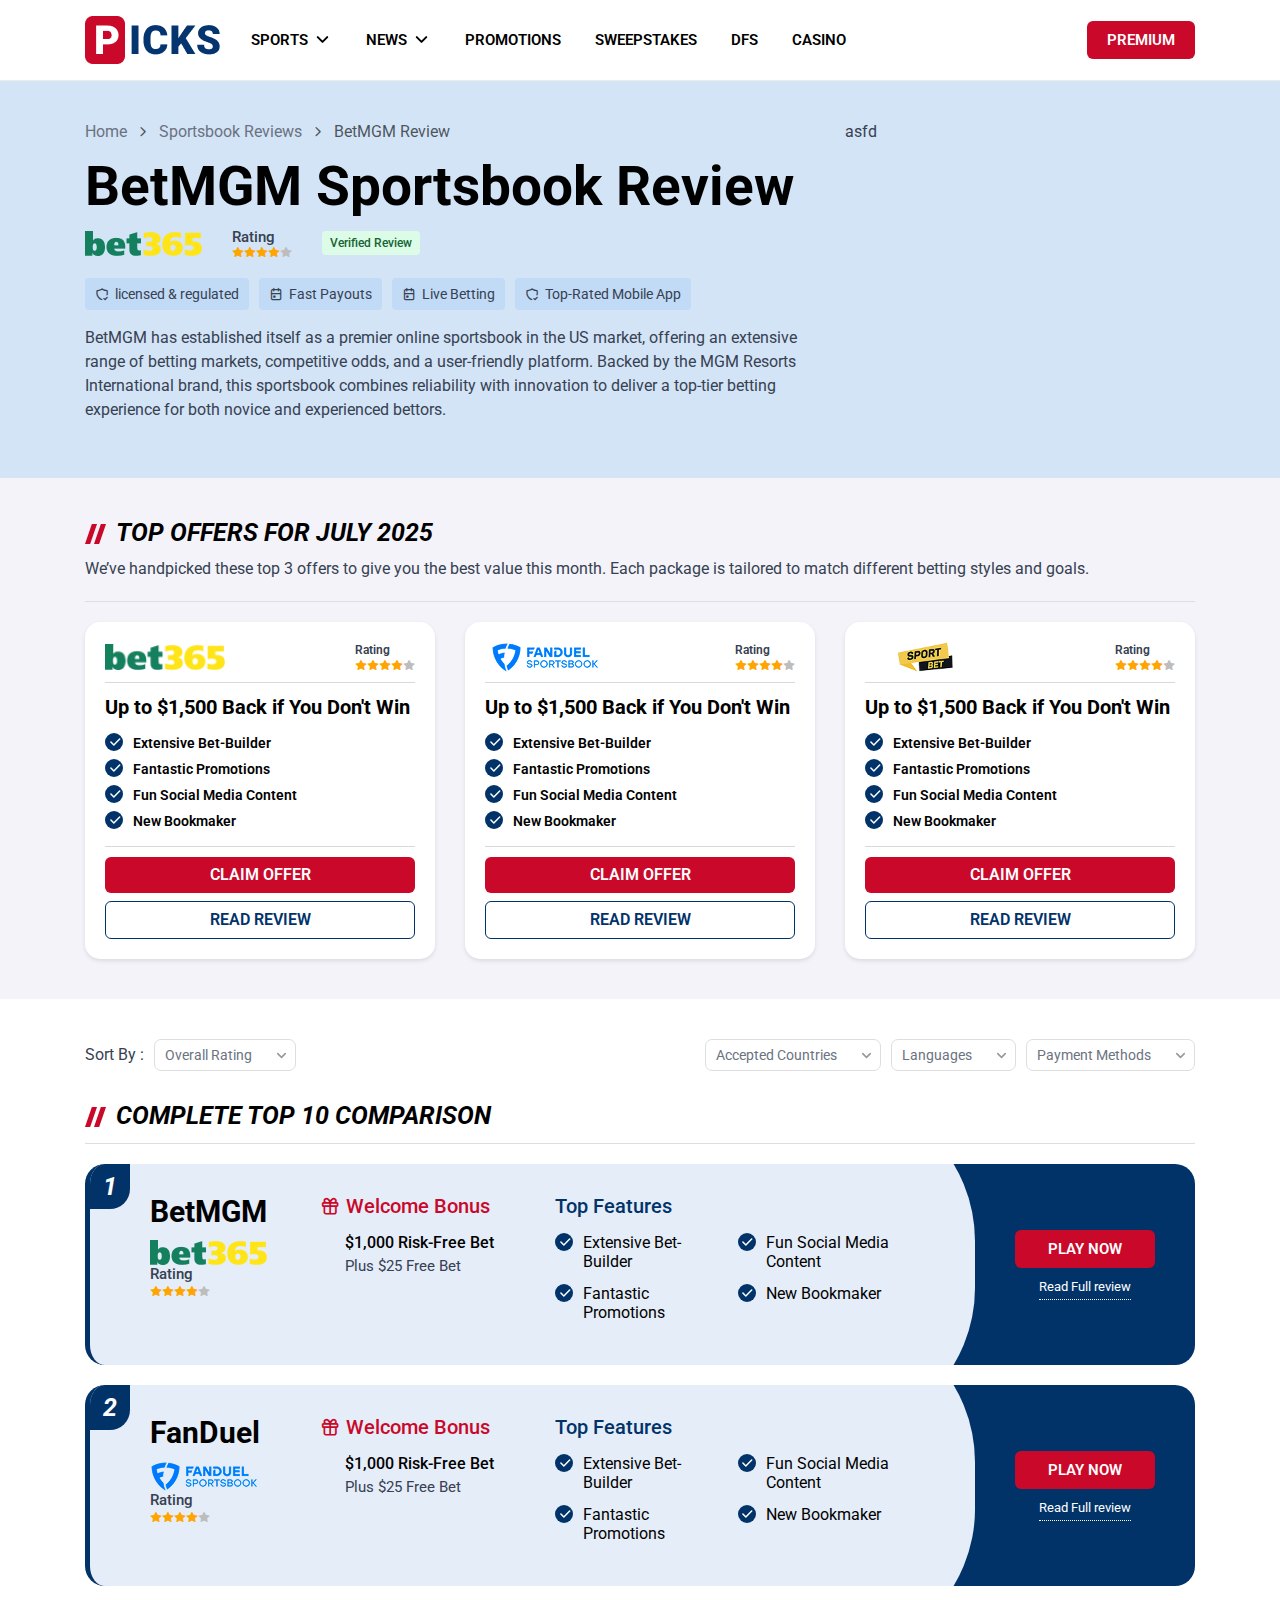
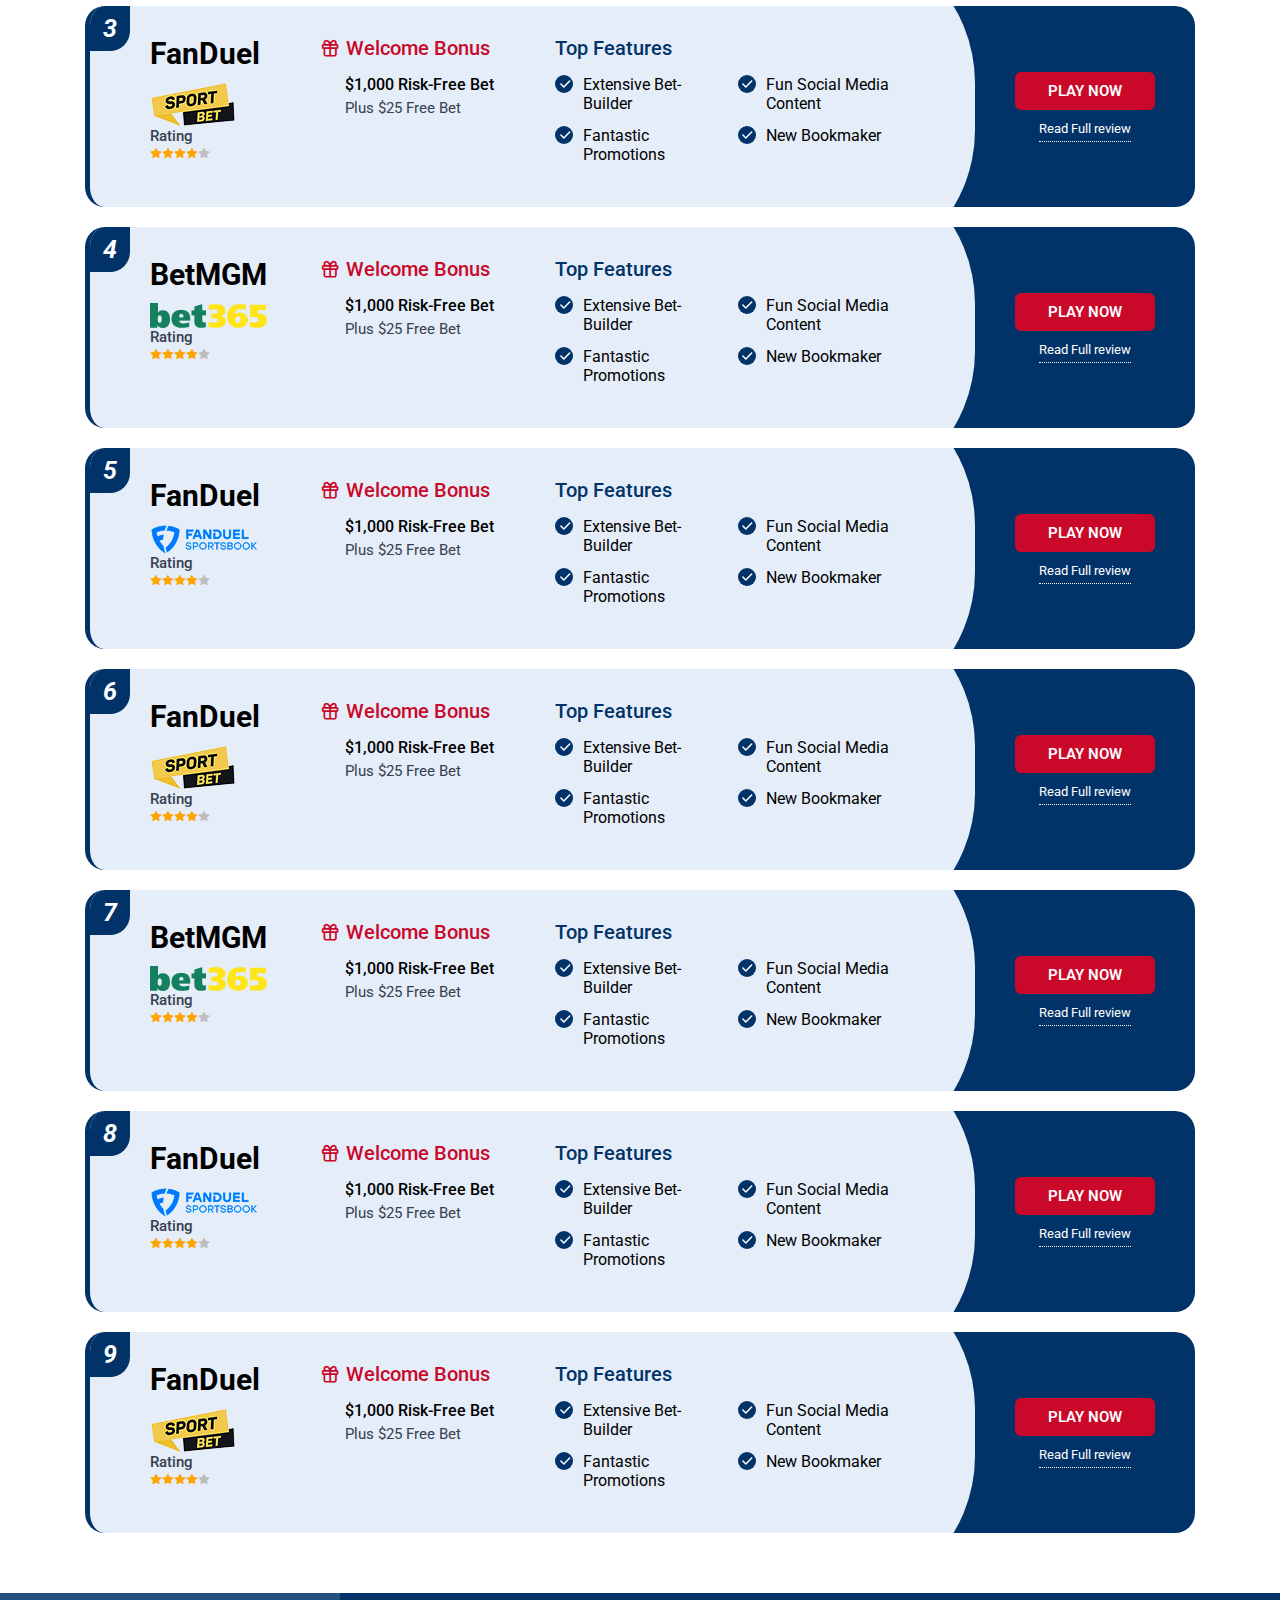
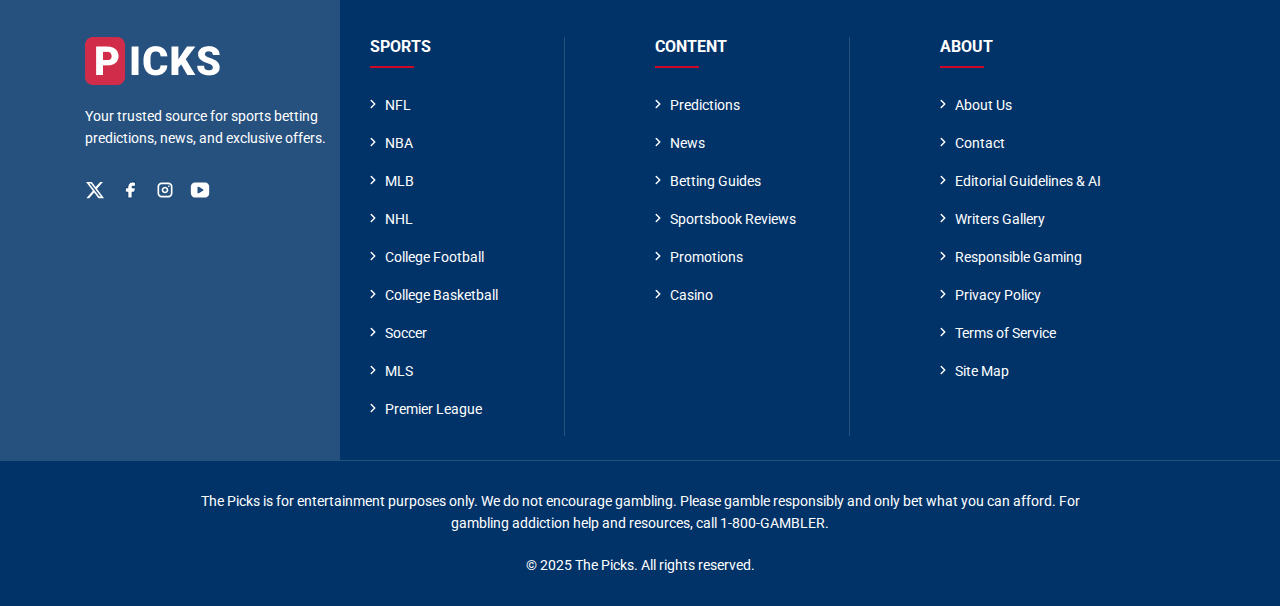
<file: review.html>
<!DOCTYPE html>
<html lang="en">
   <head>
      <meta charset="utf-8" />
      <meta http-equiv="X-UA-Compatible" content="IE=edge" />
      <meta name="viewport" content="width=device-width, initial-scale=1" />
      <link rel="shortcut icon" href="images/favicon.png" />
      <title>The Picks</title>
      <link href="css/bootstrap.css" rel="stylesheet" />
      <link href="css/cssmenu-styles.css" rel="stylesheet" />
      <link href="css/style.css" rel="stylesheet" />
      <link href="css/responsive.css" rel="stylesheet" />
   </head>
   <body>
      <div class="menu-overlay"></div>
      <div id="scroll-to-top"></div>
      <header class="header header-light stickyhead">
         <div class="container">
            <div class="d-flex align-items-center">
               <a class="hedlogo" href="index.html"><img src="images/logo.png" alt="logo" /></a>
               <div class="navbarmenu me-auto">
                  <div class="header-contain">
                     <div id="cssmenu">
                        <ul>
                           <li>
                              <a href="#">Sports</a>
                              <ul>
                                 <li><a href="#">Sports 1</a></li>
                                 <li><a href="#">Sports 2</a></li>
                                 <li><a href="#">Sports 3</a></li>
                              </ul>
                           </li>
                           <li>
                              <a href="#">News</a>
                              <ul>
                                 <li><a href="#">News 1</a></li>
                                 <li><a href="#">News 2</a></li>
                                 <li><a href="#">News 3</a></li>
                              </ul>
                           </li>
                           <li><a href="#">Promotions</a></li>
                           <li><a href="#">Sweepstakes</a></li>
                           <li><a href="#">Dfs</a></li>
                           <li><a href="#">Casino</a></li>
                        </ul>
                     </div>
                  </div>
               </div>
               <a class="btn" href="#">Premium</a>
            </div>
         </div>
      </header>
      <div class="innerpagebanner">
         <div class="container">
            <div class="row">
               <div class="col-md-8">
                  <div class="review-left-banner-cont">
                     <nav aria-label="breadcrumb">
                        <ol class="breadcrumb">
                           <li class="breadcrumb-item"><a href="#">Home</a></li>
                           <li class="breadcrumb-item"><a href="#">Sportsbook Reviews</a></li>
                           <li class="breadcrumb-item active" aria-current="page">BetMGM Review</li>
                        </ol>
                     </nav>
                     

                     <h1>BetMGM Sportsbook Review</h1>
                     <div class="product-rating-review"> 
                        <div class="offer-company-logo"><img src="images/company/com-1.png" alt=""></div>
                        <div class="company-rating">
                           <div class="company-rating-title">Rating</div>
                           <div class="company-star">
                              <i class="ti ti-star yellow-star"></i>
                              <i class="ti ti-star yellow-star"></i>
                              <i class="ti ti-star yellow-star"></i>
                              <i class="ti ti-star yellow-star"></i>
                              <i class="ti ti-star"></i>
                           </div>
                        </div>
                        <div class="verified-rev">Verified Review</div>
                     </div>
                     <div class="banner-info-datelist mb-3">
                        <div class="banner-info-date"><i class="ti ti-shield-check"></i>licensed & regulated</div>
                        <div class="banner-info-date"><i class="ti ti-calendar-event"></i>Fast Payouts</div>
                        <div class="banner-info-date"><i class="ti ti-calendar-event"></i>Live Betting</div>
                        <div class="banner-info-date"><i class="ti ti-shield-check"></i>Top-Rated Mobile App</div>
                     </div>
                     <div class="banner-info-cont mb-3">
                        <p>BetMGM has established itself as a premier online sportsbook in the US market, offering an extensive range of betting markets, competitive odds, and a user-friendly platform. Backed by the MGM Resorts International brand, this sportsbook combines reliability with innovation to deliver a top-tier betting experience for both novice and experienced bettors.</p>
                     </div>
                  </div>
               </div>
               <div class="col-md-4">
                  asfd
               </div>
            </div>
            
            
         </div>
      </div>
      <div class="sectionPTB topoffers-sec">
         <div class="container">
            <div class="best-batting-offer">
               <div class="common-title-cont">
                  <div class="main-title text-uppercase">Top Offers for July 2025</div>
                  <div class="title-sm-cont">We’ve handpicked these top 3 offers to give you the best value this month. Each package is tailored to match different betting styles and goals.</div>
               </div>
               <div class="offer-boxes">
                  <div class="row">
                     <div class="col-lg-4">
                        <div class="offer-box">
                           <div class="d-flex align-items-center justify-content-between">
                              <div class="offer-company-logo"><img src="images/company/com-1.png" alt=""></div>
                              <div class="company-rating">
                                 <div class="company-rating-title">Rating</div>
                                 <div class="company-star">
                                    <i class="ti ti-star yellow-star"></i>
                                    <i class="ti ti-star yellow-star"></i>
                                    <i class="ti ti-star yellow-star"></i>
                                    <i class="ti ti-star yellow-star"></i>
                                    <i class="ti ti-star"></i>
                                 </div>
                              </div>
                           </div>
                           <hr>
                           <h3>Up to $1,500 Back if You Don't Win</h3>
                           <div class="check-box">
                              <div class="check-it">
                                 <div class="check-mark"><img src="images/check-white.svg" alt=""></div>
                                 <h4>Extensive Bet-Builder</h4>
                              </div>
                              <div class="check-it">
                                 <div class="check-mark"><img src="images/check-white.svg" alt=""></div>
                                 <h4>Fantastic Promotions</h4>
                              </div>
                              <div class="check-it">
                                 <div class="check-mark"><img src="images/check-white.svg" alt=""></div>
                                 <h4>Fun Social Media Content</h4>
                              </div>
                              <div class="check-it">
                                 <div class="check-mark"><img src="images/check-white.svg" alt=""></div>
                                 <h4>New Bookmaker</h4>
                              </div>
                           </div>
                           <hr>
                           <div class="btn-grp">
                              <a href="#" class="btn">CLAIM OFFER</a>
                              <a href="#" class="btn btn-outline-primary">Read Review</a>
                           </div>
                        </div>
                     </div>
                     <div class="col-lg-4">
                        <div class="offer-box">
                           <div class="d-flex align-items-center justify-content-between">
                              <div class="offer-company-logo"><img src="images/company/com-2.png" alt=""></div>
                              <div class="company-rating">
                                 <div class="company-rating-title">Rating</div>
                                 <div class="company-star">
                                    <i class="ti ti-star yellow-star"></i>
                                    <i class="ti ti-star yellow-star"></i>
                                    <i class="ti ti-star yellow-star"></i>
                                    <i class="ti ti-star yellow-star"></i>
                                    <i class="ti ti-star"></i>
                                 </div>
                              </div>
                           </div>
                           <hr>
                           <h3>Up to $1,500 Back if You Don't Win</h3>
                           <div class="check-box">
                              <div class="check-it">
                                 <div class="check-mark"><img src="images/check-white.svg" alt=""></div>
                                 <h4>Extensive Bet-Builder</h4>
                              </div>
                              <div class="check-it">
                                 <div class="check-mark"><img src="images/check-white.svg" alt=""></div>
                                 <h4>Fantastic Promotions</h4>
                              </div>
                              <div class="check-it">
                                 <div class="check-mark"><img src="images/check-white.svg" alt=""></div>
                                 <h4>Fun Social Media Content</h4>
                              </div>
                              <div class="check-it">
                                 <div class="check-mark"><img src="images/check-white.svg" alt=""></div>
                                 <h4>New Bookmaker</h4>
                              </div>
                           </div>
                           <hr>
                           <div class="btn-grp">
                              <a href="#" class="btn">CLAIM OFFER</a>
                              <a href="#" class="btn btn-outline-primary">Read Review</a>
                           </div>
                        </div>
                     </div>
                     <div class="col-lg-4">
                        <div class="offer-box">
                           <div class="d-flex align-items-center justify-content-between">
                              <div class="offer-company-logo"><img src="images/company/com-3.png" alt=""></div>
                              <div class="company-rating">
                                 <div class="company-rating-title">Rating</div>
                                 <div class="company-star">
                                    <i class="ti ti-star yellow-star"></i>
                                    <i class="ti ti-star yellow-star"></i>
                                    <i class="ti ti-star yellow-star"></i>
                                    <i class="ti ti-star yellow-star"></i>
                                    <i class="ti ti-star"></i>
                                 </div>
                              </div>
                           </div>
                           <hr>
                           <h3>Up to $1,500 Back if You Don't Win</h3>
                           <div class="check-box">
                              <div class="check-it">
                                 <div class="check-mark"><img src="images/check-white.svg" alt=""></div>
                                 <h4>Extensive Bet-Builder</h4>
                              </div>
                              <div class="check-it">
                                 <div class="check-mark"><img src="images/check-white.svg" alt=""></div>
                                 <h4>Fantastic Promotions</h4>
                              </div>
                              <div class="check-it">
                                 <div class="check-mark"><img src="images/check-white.svg" alt=""></div>
                                 <h4>Fun Social Media Content</h4>
                              </div>
                              <div class="check-it">
                                 <div class="check-mark"><img src="images/check-white.svg" alt=""></div>
                                 <h4>New Bookmaker</h4>
                              </div>
                           </div>
                           <hr>
                           <div class="btn-grp">
                              <a href="#" class="btn">CLAIM OFFER</a>
                              <a href="#" class="btn btn-outline-primary">Read Review</a>
                           </div>
                        </div>
                     </div>
                  </div>
               </div>
            </div>
         </div>
      </div>
      <div class="sectionPTB bg-white complete-section">
         <div class="container">
            <div class="list-sort-cate">
               <div class="sort-cate">
                  <span>Sort By :</span>
                  <select class="com-selectbox">
                     <option>Overall Rating</option>
                     <option>Overall Rating - 2 </option>
                     <option>Overall Rating - 3</option>
                     <option>Overall Rating - 4</option>
                     <option>Overall Rating - 5</option>
                  </select>
               </div>
               <div class="cate-list">
                  <select class="com-selectbox">
                     <option>Accepted Countries</option>
                     <option>Accepted Countries - 2 </option>
                     <option>Accepted Countries - 3</option>
                     <option>Accepted Countries - 4</option>
                     <option>Accepted Countries - 5</option>
                  </select>
                  <select class="com-selectbox">
                     <option>Languages</option>
                     <option>Languages - 2 </option>
                     <option>Languages - 3</option>
                     <option>Languages - 4</option>
                     <option>Languages - 5</option>
                  </select>
                  <select class="com-selectbox">
                     <option>Payment Methods</option>
                     <option>Payment Methods - 2 </option>
                     <option>Payment Methods - 3</option>
                     <option>Payment Methods - 4</option>
                     <option>Payment Methods - 5</option>
                  </select>
               </div>
            </div>
            <div class="main-title text-uppercase mb-20">Complete Top 10 Comparison</div>
            <div class="operator-list-sec">
               <div class="operator-bg">
                  <div class="op-list-count">1</div>
                  <div class="listinglightbluebg">
                     <div class="boxlist-paddd">
                        <div class="boxlist-flex">
                           <div class="offer-com-box">
                              <h3>BetMGM</h3>
                              <div class="offer-company-logo"><img src="images/company/com-1.png" alt=""></div>
                              <div class="company-rating">
                                 <div class="company-rating-title">Rating</div>
                                 <div class="company-star">
                                    <i class="ti ti-star yellow-star"></i>
                                    <i class="ti ti-star yellow-star"></i>
                                    <i class="ti ti-star yellow-star"></i>
                                    <i class="ti ti-star yellow-star"></i>
                                    <i class="ti ti-star"></i>
                                 </div>
                              </div>
                           </div>
                           <div class="bonus-topfeature-sec">
                              <div class="list-bonus-box">
                                 <h5><i class="ti ti-gift"></i>Welcome Bonus</h5>
                                 <div class="oper-list-price">
                                    <h6>$1,000 Risk-Free Bet</h6>
                                    <p>Plus $25 Free Bet</p>
                                 </div>
                              </div>
                              <div class="topfeatures-part">
                                 <h5>Top Features</h5>
                                 <div class="top-feat-flex">
                                    <div class="top-fet-offer">
                                       <div class="check-mark"><img src="images/check-white.svg" alt=""></div>
                                       Extensive Bet-Builder
                                    </div>
                                    <div class="top-fet-offer">
                                       <div class="check-mark"><img src="images/check-white.svg" alt=""></div>
                                       Fun Social Media Content
                                    </div>
                                    <div class="top-fet-offer">
                                       <div class="check-mark"><img src="images/check-white.svg" alt=""></div>
                                       Fantastic Promotions
                                    </div>
                                    <div class="top-fet-offer">
                                       <div class="check-mark"><img src="images/check-white.svg" alt=""></div>
                                       New Bookmaker
                                    </div>
                                 </div>
                              </div>
                           </div>
                        </div>
                     </div>
                  </div>
                  <div class="paynow-listbg">
                     <a href="" class="btn">Play Now</a>
                     <a href="" class="read-review-link">Read Full review</a>
                  </div>
               </div>
               <div class="operator-bg">
                  <div class="op-list-count">2</div>
                  <div class="listinglightbluebg">
                     <div class="boxlist-paddd">
                        <div class="boxlist-flex">
                           <div class="offer-com-box">
                              <h3>FanDuel</h3>
                              <div class="offer-company-logo"><img src="images/company/com-2.png" alt=""></div>
                              <div class="company-rating">
                                 <div class="company-rating-title">Rating</div>
                                 <div class="company-star">
                                    <i class="ti ti-star yellow-star"></i>
                                    <i class="ti ti-star yellow-star"></i>
                                    <i class="ti ti-star yellow-star"></i>
                                    <i class="ti ti-star yellow-star"></i>
                                    <i class="ti ti-star"></i>
                                 </div>
                              </div>
                           </div>
                           <div class="bonus-topfeature-sec">
                              <div class="list-bonus-box">
                                 <h5><i class="ti ti-gift"></i>Welcome Bonus</h5>
                                 <div class="oper-list-price">
                                    <h6>$1,000 Risk-Free Bet</h6>
                                    <p>Plus $25 Free Bet</p>
                                 </div>
                              </div>
                              <div class="topfeatures-part">
                                 <h5>Top Features</h5>
                                 <div class="top-feat-flex">
                                    <div class="top-fet-offer">
                                       <div class="check-mark"><img src="images/check-white.svg" alt=""></div>
                                       Extensive Bet-Builder
                                    </div>
                                    <div class="top-fet-offer">
                                       <div class="check-mark"><img src="images/check-white.svg" alt=""></div>
                                       Fun Social Media Content
                                    </div>
                                    <div class="top-fet-offer">
                                       <div class="check-mark"><img src="images/check-white.svg" alt=""></div>
                                       Fantastic Promotions
                                    </div>
                                    <div class="top-fet-offer">
                                       <div class="check-mark"><img src="images/check-white.svg" alt=""></div>
                                       New Bookmaker
                                    </div>
                                 </div>
                              </div>
                           </div>
                        </div>
                     </div>
                  </div>
                  <div class="paynow-listbg">
                     <a href="" class="btn">Play Now</a>
                     <a href="" class="read-review-link">Read Full review</a>
                  </div>
               </div>
               <div class="operator-bg">
                  <div class="op-list-count">3</div>
                  <div class="listinglightbluebg">
                     <div class="boxlist-paddd">
                        <div class="boxlist-flex">
                           <div class="offer-com-box">
                              <h3>FanDuel</h3>
                              <div class="offer-company-logo"><img src="images/company/com-3.png" alt=""></div>
                              <div class="company-rating">
                                 <div class="company-rating-title">Rating</div>
                                 <div class="company-star">
                                    <i class="ti ti-star yellow-star"></i>
                                    <i class="ti ti-star yellow-star"></i>
                                    <i class="ti ti-star yellow-star"></i>
                                    <i class="ti ti-star yellow-star"></i>
                                    <i class="ti ti-star"></i>
                                 </div>
                              </div>
                           </div>
                           <div class="bonus-topfeature-sec">
                              <div class="list-bonus-box">
                                 <h5><i class="ti ti-gift"></i>Welcome Bonus</h5>
                                 <div class="oper-list-price">
                                    <h6>$1,000 Risk-Free Bet</h6>
                                    <p>Plus $25 Free Bet</p>
                                 </div>
                              </div>
                              <div class="topfeatures-part">
                                 <h5>Top Features</h5>
                                 <div class="top-feat-flex">
                                    <div class="top-fet-offer">
                                       <div class="check-mark"><img src="images/check-white.svg" alt=""></div>
                                       Extensive Bet-Builder
                                    </div>
                                    <div class="top-fet-offer">
                                       <div class="check-mark"><img src="images/check-white.svg" alt=""></div>
                                       Fun Social Media Content
                                    </div>
                                    <div class="top-fet-offer">
                                       <div class="check-mark"><img src="images/check-white.svg" alt=""></div>
                                       Fantastic Promotions
                                    </div>
                                    <div class="top-fet-offer">
                                       <div class="check-mark"><img src="images/check-white.svg" alt=""></div>
                                       New Bookmaker
                                    </div>
                                 </div>
                              </div>
                           </div>
                        </div>
                     </div>
                  </div>
                  <div class="paynow-listbg">
                     <a href="" class="btn">Play Now</a>
                     <a href="" class="read-review-link">Read Full review</a>
                  </div>
               </div>
               <div class="operator-bg">
                  <div class="op-list-count">4</div>
                  <div class="listinglightbluebg">
                     <div class="boxlist-paddd">
                        <div class="boxlist-flex">
                           <div class="offer-com-box">
                              <h3>BetMGM</h3>
                              <div class="offer-company-logo"><img src="images/company/com-1.png" alt=""></div>
                              <div class="company-rating">
                                 <div class="company-rating-title">Rating</div>
                                 <div class="company-star">
                                    <i class="ti ti-star yellow-star"></i>
                                    <i class="ti ti-star yellow-star"></i>
                                    <i class="ti ti-star yellow-star"></i>
                                    <i class="ti ti-star yellow-star"></i>
                                    <i class="ti ti-star"></i>
                                 </div>
                              </div>
                           </div>
                           <div class="bonus-topfeature-sec">
                              <div class="list-bonus-box">
                                 <h5><i class="ti ti-gift"></i>Welcome Bonus</h5>
                                 <div class="oper-list-price">
                                    <h6>$1,000 Risk-Free Bet</h6>
                                    <p>Plus $25 Free Bet</p>
                                 </div>
                              </div>
                              <div class="topfeatures-part">
                                 <h5>Top Features</h5>
                                 <div class="top-feat-flex">
                                    <div class="top-fet-offer">
                                       <div class="check-mark"><img src="images/check-white.svg" alt=""></div>
                                       Extensive Bet-Builder
                                    </div>
                                    <div class="top-fet-offer">
                                       <div class="check-mark"><img src="images/check-white.svg" alt=""></div>
                                       Fun Social Media Content
                                    </div>
                                    <div class="top-fet-offer">
                                       <div class="check-mark"><img src="images/check-white.svg" alt=""></div>
                                       Fantastic Promotions
                                    </div>
                                    <div class="top-fet-offer">
                                       <div class="check-mark"><img src="images/check-white.svg" alt=""></div>
                                       New Bookmaker
                                    </div>
                                 </div>
                              </div>
                           </div>
                        </div>
                     </div>
                  </div>
                  <div class="paynow-listbg">
                     <a href="" class="btn">Play Now</a>
                     <a href="" class="read-review-link">Read Full review</a>
                  </div>
               </div>
               <div class="operator-bg">
                  <div class="op-list-count">5</div>
                  <div class="listinglightbluebg">
                     <div class="boxlist-paddd">
                        <div class="boxlist-flex">
                           <div class="offer-com-box">
                              <h3>FanDuel</h3>
                              <div class="offer-company-logo"><img src="images/company/com-2.png" alt=""></div>
                              <div class="company-rating">
                                 <div class="company-rating-title">Rating</div>
                                 <div class="company-star">
                                    <i class="ti ti-star yellow-star"></i>
                                    <i class="ti ti-star yellow-star"></i>
                                    <i class="ti ti-star yellow-star"></i>
                                    <i class="ti ti-star yellow-star"></i>
                                    <i class="ti ti-star"></i>
                                 </div>
                              </div>
                           </div>
                           <div class="bonus-topfeature-sec">
                              <div class="list-bonus-box">
                                 <h5><i class="ti ti-gift"></i>Welcome Bonus</h5>
                                 <div class="oper-list-price">
                                    <h6>$1,000 Risk-Free Bet</h6>
                                    <p>Plus $25 Free Bet</p>
                                 </div>
                              </div>
                              <div class="topfeatures-part">
                                 <h5>Top Features</h5>
                                 <div class="top-feat-flex">
                                    <div class="top-fet-offer">
                                       <div class="check-mark"><img src="images/check-white.svg" alt=""></div>
                                       Extensive Bet-Builder
                                    </div>
                                    <div class="top-fet-offer">
                                       <div class="check-mark"><img src="images/check-white.svg" alt=""></div>
                                       Fun Social Media Content
                                    </div>
                                    <div class="top-fet-offer">
                                       <div class="check-mark"><img src="images/check-white.svg" alt=""></div>
                                       Fantastic Promotions
                                    </div>
                                    <div class="top-fet-offer">
                                       <div class="check-mark"><img src="images/check-white.svg" alt=""></div>
                                       New Bookmaker
                                    </div>
                                 </div>
                              </div>
                           </div>
                        </div>
                     </div>
                  </div>
                  <div class="paynow-listbg">
                     <a href="" class="btn">Play Now</a>
                     <a href="" class="read-review-link">Read Full review</a>
                  </div>
               </div>
               <div class="operator-bg">
                  <div class="op-list-count">6</div>
                  <div class="listinglightbluebg">
                     <div class="boxlist-paddd">
                        <div class="boxlist-flex">
                           <div class="offer-com-box">
                              <h3>FanDuel</h3>
                              <div class="offer-company-logo"><img src="images/company/com-3.png" alt=""></div>
                              <div class="company-rating">
                                 <div class="company-rating-title">Rating</div>
                                 <div class="company-star">
                                    <i class="ti ti-star yellow-star"></i>
                                    <i class="ti ti-star yellow-star"></i>
                                    <i class="ti ti-star yellow-star"></i>
                                    <i class="ti ti-star yellow-star"></i>
                                    <i class="ti ti-star"></i>
                                 </div>
                              </div>
                           </div>
                           <div class="bonus-topfeature-sec">
                              <div class="list-bonus-box">
                                 <h5><i class="ti ti-gift"></i>Welcome Bonus</h5>
                                 <div class="oper-list-price">
                                    <h6>$1,000 Risk-Free Bet</h6>
                                    <p>Plus $25 Free Bet</p>
                                 </div>
                              </div>
                              <div class="topfeatures-part">
                                 <h5>Top Features</h5>
                                 <div class="top-feat-flex">
                                    <div class="top-fet-offer">
                                       <div class="check-mark"><img src="images/check-white.svg" alt=""></div>
                                       Extensive Bet-Builder
                                    </div>
                                    <div class="top-fet-offer">
                                       <div class="check-mark"><img src="images/check-white.svg" alt=""></div>
                                       Fun Social Media Content
                                    </div>
                                    <div class="top-fet-offer">
                                       <div class="check-mark"><img src="images/check-white.svg" alt=""></div>
                                       Fantastic Promotions
                                    </div>
                                    <div class="top-fet-offer">
                                       <div class="check-mark"><img src="images/check-white.svg" alt=""></div>
                                       New Bookmaker
                                    </div>
                                 </div>
                              </div>
                           </div>
                        </div>
                     </div>
                  </div>
                  <div class="paynow-listbg">
                     <a href="" class="btn">Play Now</a>
                     <a href="" class="read-review-link">Read Full review</a>
                  </div>
               </div>
               <div class="operator-bg">
                  <div class="op-list-count">7</div>
                  <div class="listinglightbluebg">
                     <div class="boxlist-paddd">
                        <div class="boxlist-flex">
                           <div class="offer-com-box">
                              <h3>BetMGM</h3>
                              <div class="offer-company-logo"><img src="images/company/com-1.png" alt=""></div>
                              <div class="company-rating">
                                 <div class="company-rating-title">Rating</div>
                                 <div class="company-star">
                                    <i class="ti ti-star yellow-star"></i>
                                    <i class="ti ti-star yellow-star"></i>
                                    <i class="ti ti-star yellow-star"></i>
                                    <i class="ti ti-star yellow-star"></i>
                                    <i class="ti ti-star"></i>
                                 </div>
                              </div>
                           </div>
                           <div class="bonus-topfeature-sec">
                              <div class="list-bonus-box">
                                 <h5><i class="ti ti-gift"></i>Welcome Bonus</h5>
                                 <div class="oper-list-price">
                                    <h6>$1,000 Risk-Free Bet</h6>
                                    <p>Plus $25 Free Bet</p>
                                 </div>
                              </div>
                              <div class="topfeatures-part">
                                 <h5>Top Features</h5>
                                 <div class="top-feat-flex">
                                    <div class="top-fet-offer">
                                       <div class="check-mark"><img src="images/check-white.svg" alt=""></div>
                                       Extensive Bet-Builder
                                    </div>
                                    <div class="top-fet-offer">
                                       <div class="check-mark"><img src="images/check-white.svg" alt=""></div>
                                       Fun Social Media Content
                                    </div>
                                    <div class="top-fet-offer">
                                       <div class="check-mark"><img src="images/check-white.svg" alt=""></div>
                                       Fantastic Promotions
                                    </div>
                                    <div class="top-fet-offer">
                                       <div class="check-mark"><img src="images/check-white.svg" alt=""></div>
                                       New Bookmaker
                                    </div>
                                 </div>
                              </div>
                           </div>
                        </div>
                     </div>
                  </div>
                  <div class="paynow-listbg">
                     <a href="" class="btn">Play Now</a>
                     <a href="" class="read-review-link">Read Full review</a>
                  </div>
               </div>
               <div class="operator-bg">
                  <div class="op-list-count">8</div>
                  <div class="listinglightbluebg">
                     <div class="boxlist-paddd">
                        <div class="boxlist-flex">
                           <div class="offer-com-box">
                              <h3>FanDuel</h3>
                              <div class="offer-company-logo"><img src="images/company/com-2.png" alt=""></div>
                              <div class="company-rating">
                                 <div class="company-rating-title">Rating</div>
                                 <div class="company-star">
                                    <i class="ti ti-star yellow-star"></i>
                                    <i class="ti ti-star yellow-star"></i>
                                    <i class="ti ti-star yellow-star"></i>
                                    <i class="ti ti-star yellow-star"></i>
                                    <i class="ti ti-star"></i>
                                 </div>
                              </div>
                           </div>
                           <div class="bonus-topfeature-sec">
                              <div class="list-bonus-box">
                                 <h5><i class="ti ti-gift"></i>Welcome Bonus</h5>
                                 <div class="oper-list-price">
                                    <h6>$1,000 Risk-Free Bet</h6>
                                    <p>Plus $25 Free Bet</p>
                                 </div>
                              </div>
                              <div class="topfeatures-part">
                                 <h5>Top Features</h5>
                                 <div class="top-feat-flex">
                                    <div class="top-fet-offer">
                                       <div class="check-mark"><img src="images/check-white.svg" alt=""></div>
                                       Extensive Bet-Builder
                                    </div>
                                    <div class="top-fet-offer">
                                       <div class="check-mark"><img src="images/check-white.svg" alt=""></div>
                                       Fun Social Media Content
                                    </div>
                                    <div class="top-fet-offer">
                                       <div class="check-mark"><img src="images/check-white.svg" alt=""></div>
                                       Fantastic Promotions
                                    </div>
                                    <div class="top-fet-offer">
                                       <div class="check-mark"><img src="images/check-white.svg" alt=""></div>
                                       New Bookmaker
                                    </div>
                                 </div>
                              </div>
                           </div>
                        </div>
                     </div>
                  </div>
                  <div class="paynow-listbg">
                     <a href="" class="btn">Play Now</a>
                     <a href="" class="read-review-link">Read Full review</a>
                  </div>
               </div>
               <div class="operator-bg">
                  <div class="op-list-count">9</div>
                  <div class="listinglightbluebg">
                     <div class="boxlist-paddd">
                        <div class="boxlist-flex">
                           <div class="offer-com-box">
                              <h3>FanDuel</h3>
                              <div class="offer-company-logo"><img src="images/company/com-3.png" alt=""></div>
                              <div class="company-rating">
                                 <div class="company-rating-title">Rating</div>
                                 <div class="company-star">
                                    <i class="ti ti-star yellow-star"></i>
                                    <i class="ti ti-star yellow-star"></i>
                                    <i class="ti ti-star yellow-star"></i>
                                    <i class="ti ti-star yellow-star"></i>
                                    <i class="ti ti-star"></i>
                                 </div>
                              </div>
                           </div>
                           <div class="bonus-topfeature-sec">
                              <div class="list-bonus-box">
                                 <h5><i class="ti ti-gift"></i>Welcome Bonus</h5>
                                 <div class="oper-list-price">
                                    <h6>$1,000 Risk-Free Bet</h6>
                                    <p>Plus $25 Free Bet</p>
                                 </div>
                              </div>
                              <div class="topfeatures-part">
                                 <h5>Top Features</h5>
                                 <div class="top-feat-flex">
                                    <div class="top-fet-offer">
                                       <div class="check-mark"><img src="images/check-white.svg" alt=""></div>
                                       Extensive Bet-Builder
                                    </div>
                                    <div class="top-fet-offer">
                                       <div class="check-mark"><img src="images/check-white.svg" alt=""></div>
                                       Fun Social Media Content
                                    </div>
                                    <div class="top-fet-offer">
                                       <div class="check-mark"><img src="images/check-white.svg" alt=""></div>
                                       Fantastic Promotions
                                    </div>
                                    <div class="top-fet-offer">
                                       <div class="check-mark"><img src="images/check-white.svg" alt=""></div>
                                       New Bookmaker
                                    </div>
                                 </div>
                              </div>
                           </div>
                        </div>
                     </div>
                  </div>
                  <div class="paynow-listbg">
                     <a href="" class="btn">Play Now</a>
                     <a href="" class="read-review-link">Read Full review</a>
                  </div>
               </div>
            </div>
         </div>
      </div>
      <footer>
         <div class="container">
            <div class="row">
               <div class="col-xl-3 col-md-6">
                  <div class="site-details">
                     <a class="footer-logo" href="index.html"><img src="images/white-logo.png" alt="logo" /></a>
                     <div class="site-info fz-14">Your trusted source for sports betting predictions, news, and exclusive offers.</div>
                     <div class="social-icons navbar p-0">
                        <div class="navbar-nav flex-row">
                           <a class="nav-link" href="#"><img src="images/social-icons/x.svg" alt=""></a>
                           <a class="nav-link" href="#"><img src="images/social-icons/facebook.svg" alt=""></a>
                           <a class="nav-link" href="#"><img src="images/social-icons/instagram.svg" alt=""></a>
                           <a class="nav-link" href="#"><img src="images/social-icons/youtube.svg" alt=""></a>
                        </div>
                     </div>
                  </div>
               </div>
               <div class="col-xl-3 col-md-6">
                  <div class="site-links">
                     <div class="site-title">
                        SPORTS
                     </div>
                     <div class="site-link-list navbar">
                        <div class="navbar-nav">
                           <a class="nav-link" href="#">NFL</a>
                           <a class="nav-link" href="#">NBA</a>
                           <a class="nav-link" href="#">MLB</a>
                           <a class="nav-link" href="#">NHL</a>
                           <a class="nav-link" href="#">College Football</a>
                           <a class="nav-link" href="#">College Basketball</a>
                           <a class="nav-link" href="#">Soccer</a>
                           <a class="nav-link" href="#">MLS</a>
                           <a class="nav-link" href="#">Premier League</a>
                        </div>
                     </div>
                  </div>
               </div>
               <div class="col-xl-3 col-md-6">
                  <div class="site-links">
                     <div class="site-title">
                        CONTENT
                     </div>
                     <div class="site-link-list navbar">
                        <div class="navbar-nav">
                           <a class="nav-link" href="#">Predictions</a>
                           <a class="nav-link" href="#">News</a>
                           <a class="nav-link" href="#">Betting Guides</a>
                           <a class="nav-link" href="#">Sportsbook Reviews</a>
                           <a class="nav-link" href="#">Promotions</a>
                           <a class="nav-link" href="#">Casino</a>
                        </div>
                     </div>
                  </div>
               </div>
               <div class="col-xl-3 col-md-6">
                  <div class="site-links no-after">
                     <div class="site-title">
                        ABOUT
                     </div>
                     <div class="site-link-list navbar">
                        <div class="navbar-nav">
                           <a class="nav-link" href="#">About Us</a>
                           <a class="nav-link" href="#">Contact</a>
                           <a class="nav-link" href="#">Editorial Guidelines & AI</a>
                           <a class="nav-link" href="#">Writers Gallery</a>
                           <a class="nav-link" href="#">Responsible Gaming</a>
                           <a class="nav-link" href="#">Privacy Policy</a>
                           <a class="nav-link" href="#">Terms of Service</a>
                           <a class="nav-link" href="#">Site Map</a>
                        </div>
                     </div>
                  </div>
               </div>
            </div>
         </div>
         <div class="container">
            <div class="row justify-content-center">
               <div class="col-lg-10">
                  <div class="footer-bottom">
                     <p>The Picks is for entertainment purposes only. We do not encourage gambling. Please gamble responsibly and only bet what you can afford. For gambling addiction help and resources, call 1-800-GAMBLER.</p>
                     <p>© 2025 The Picks. All rights reserved.</p>
                  </div>
               </div>
            </div>
         </div>
      </footer>
      <script src="js/jquery-3.6.0.js"></script>
      <script src="js/bootstrap.js"></script>
      <script src="js/cssmenu-script.js"></script>      
      <script>
         var btn = $("#scroll-to-top");
         
         $(window).scroll(function () {
            if ($(window).scrollTop() > 300) {
               btn.addClass("show");
            } else {
               btn.removeClass("show");
            }
         });
         
         btn.on("click", function (e) {
            e.preventDefault();
            $("html, body").animate({ scrollTop: 0 }, "400");
         });
      </script>
   </body>
</html>
</file>
<file: css/cssmenu-styles.css>
#cssmenu,
#cssmenu #menu-button,
#cssmenu ul,
#cssmenu ul li,
#cssmenu ul li a {
   margin: 0;
   padding: 0;
   border: 0;
   list-style: none;
   line-height: 1;
   display: block;
   -webkit-box-sizing: border-box;
   -moz-box-sizing: border-box;
   box-sizing: border-box;
}
#cssmenu #menu-button,
#cssmenu ul li a {
   position: relative;
}
/* #cssmenu > ul:after,
#cssmenu:after {
   content: ".";
   display: block;
   clear: both;
   visibility: hidden;
   line-height: 0;
   height: 0;
} */
#cssmenu #menu-button {
   display: none;
}
#cssmenu {
   margin: 0 auto;
   width: auto;
   line-height: 1;
   font-weight: 700;
}
#cssmenu > ul > li {
   float: none;
   display: inline-block;
   margin-right: 5px;
   margin-left: 5px;
   position: relative;
}
#cssmenu > ul > li:last-child {
   margin-right: 0;
}
#cssmenu > ul > li:first-child {
   margin-left: 0;
}
#cssmenu.align-center > ul {
   font-size: 0;
   text-align: center;
}
#cssmenu.align-center > ul > li {
   float: left;
}
#cssmenu.align-center ul ul {
   text-align: left;
}
#cssmenu.align-right > ul > li {
   float: right;
}
#cssmenu.align-right ul ul {
   text-align: right;
}
#cssmenu > ul > li > a {
   text-decoration: none;
   color: var(--ft-dark);
   letter-spacing: 0;
   display: inline-block;
   vertical-align: middle;
   transition: all 0.3s ease-in-out 0s;
   -moz-transition: all 0.3s ease-in-out 0s;
   -webkit-transition: all 0.3s ease-in-out 0s;
   -o-transition: all 0.3s ease-in-out 0s;
}
#cssmenu ul li:hover a {
   color: var(--secondary);
}
#cssmenu > ul > li:after {
   content: none;
   display: inline-block;
   width: 1px;
   height: 20px;
   background-color: #b3b8bb;
   margin: 0 15px 0 20px;
   vertical-align: middle;
}
#cssmenu ul ul {
   position: absolute;
   left: 0;
   height: fit-content;
   z-index: 9;
   border-radius: 6px;
   background-color: #fff;
   border: 1px solid var(--white-light);
   text-align: left;
   padding: 10px;
   transition: all 0.2s ease-in-out 0s;
   opacity: 0;
   visibility: hidden;
   width: 220px;
   margin-top: 1px;
}
#cssmenu ul > li > ul {
   padding: 15px 20px;
}

#cssmenu li:hover > ul {
   /* left: auto; */
   /* margin-top: 0; */
   /* height: 100%; */
   opacity: 1;
   visibility: visible;
}
#cssmenu.align-right li:hover > ul {
   right: 0;
}
#cssmenu ul ul ul {
   position: static;
   transform: none;
   margin-left: 10px;
   margin-bottom: 8px;
   padding: 0;
   width: fit-content;
   box-shadow: none;
}
#cssmenu ul li:hover ul ul {
   opacity: 1;
   visibility: visible;
}
#cssmenu ul ul ul li {
   border: 0;
   display: flex;
   align-items: center;
   gap: 5px;
   padding: 0;
}
#cssmenu ul ul ul li a {
   font-family: var(--font-primary-lt);
   padding: 5px 0;
}
#cssmenu ul ul ul li::before {
   content: ">";
   display: block;
   font-size: 12px;
   color: var(--ft-primary);
   line-height: 0.8;
}
#cssmenu.align-right ul ul ul {
   margin-left: 0;
   margin-right: 100%;
}
#cssmenu ul ul li {
   height: auto;
}
#cssmenu ul ul li a {
   padding: 6px 0;
   font-size: 15px;
   font-weight: 400;
   width: 100%;
   text-decoration: none;
   color: #fff;
   -webkit-transition: all 0.3s ease-in-out 0s;
   -moz-transition: all 0.3s ease-in-out 0s;
   -ms-transition: all 0.3s ease-in-out 0s;
   -o-transition: all 0.3s ease-in-out 0s;
   transition: all 0.3s ease-in-out 0s;
}
/* #cssmenu ul li.has-sub > a {
   padding-right: 20px;
} */
#cssmenu ul li.has-sub > a { display: flex; align-items: center; justify-content: center; gap: 5px; }
#cssmenu ul li.has-sub > a::after {
   content: "";
   width: 19px;
   height: 19px;
   display: block;
   background: url(../images/chevron-down.svg) no-repeat;
   background-position: center;
   background-size: contain;
   -webkit-transition: border-color 0.2s ease;
   -moz-transition: border-color 0.2s ease;
   -ms-transition: border-color 0.2s ease;
   -o-transition: border-color 0.2s ease;
   transition: border-color 0.2s ease;
}
#cssmenu.align-right ul ul li.has-sub > a::after {
   right: auto;
   left: 10px;
   border-bottom: 0;
   border-right: 0;
   border-top: 1px solid #000;
   border-left: 1px solid #000;
}
#cssmenu ul ul li.has-sub > a::after {
   font-size: 12px;
}
.sticking #cssmenu > ul > li.has-sub > a::after {
   top: 16px;
}
.packageslistbox .packsliddet h5 {
   margin-bottom: 1px;
}
.cityleand {
   font-weight: 700;
   margin-bottom: 12px;
}
.packageslistbox .pac-cont {
   min-height: 50px;
}
#cssmenu ul > li > a {
   position: relative;
   font-size: 18px;
   font-weight: 600;
   line-height: 18px;
   border: none;
   outline: 0;
   text-rendering: optimizeLegibility;
   padding: 25px 0;
}

#cssmenu ul > li > ul > li.double-grp {
   width: 45%;
   float: left;
   border-top-width: 0;
}
#cssmenu ul > li > ul > li.double-grp:nth-child(2) {
   float: right;
}
#cssmenu ul > li > ul > li.double-grp.has-sub > a:not(:nth-child(2)),
#cssmenu ul > li > ul > li.double-grp:not(.has-sub) > a:not(:nth-child(1)) {
   border-top: 1px solid #f1f1f1;
   padding-top: 14px;
   margin-top: 6px;
}
/* #cssmenu ul > li > ul > li.double-grp > a:nth-child(2) { border: 0; padding: 8px 0; } */

@media all and (max-width: 1199px) {

   #cssmenu {
      margin: auto 0 auto auto;
   }
   #cssmenu ul {
      width: 100%;
      display: none;
   }
   #cssmenu ul {
      background: var(--dark);
      position: fixed;
      z-index: 12;
      top: 0;
      left: -260px;
      width: 260px;
      height: 100%;
      overflow: auto;
      transition: all 0.3s ease-in-out 0s;
      -moz-transition: all 0.3s ease-in-out 0s;
      -webkit-transition: all 0.3s ease-in-out 0s;
      -o-transition: all 0.3s ease-in-out 0s;
   }
   #cssmenu ul.open {
      left: 0;
   }
   #cssmenu > ul > li {
      margin: 0;
   }
   #cssmenu.align-center > ul,
   #cssmenu.align-right ul ul {
      text-align: left;
   }
   #cssmenu ul li,
   #cssmenu ul li:hover > ul > li,
   #cssmenu ul ul li {
      width: 100%;
      height: auto;
      background-color: transparent;
      /* padding: 0; */
   }
   #cssmenu ul li a,
   #cssmenu ul ul li a {
      width: 100%;
   }
   #cssmenu > ul > li,
   #cssmenu.align-center > ul > li,
   #cssmenu.align-right > ul > li {
      float: none;
      display: block;
   }
   #cssmenu ul ul li a {
      padding: 12px 15px;
      color: #000;
      background: 0 0;
   }
   #cssmenu ul ul ul {
      background: transparent !important;
   }
   #cssmenu ul ul ul li {
      padding: 0px 10px 6px 20px;
   }
   #cssmenu ul ul,
   #cssmenu ul ul ul {
      position: relative;
      left: 0;
      right: auto;
      width: 100%;
      margin: 0;
   }
   #cssmenu > ul > li.has-sub > a::after,
   #cssmenu ul ul li.has-sub > a::after {
      display: none;
   }
   #menu-line {
      display: none;
   }
   #cssmenu #menu-button {
      display: inline-block;
      position: relative;
      padding: 0;
      color: #000;
      cursor: pointer;
      font-size: 12px;
      width: 25px;
      height: 21px;
   }
   #cssmenu #menu-button::after {
      content: "";
      position: absolute;
      top: 9px;
      right: 0;
      display: block;
      width: 25px;
      height: 3px;
      background: var(--primary);
      transition: all 0.5s ease-in-out 0s;
   }
   #cssmenu #menu-button.menu-opened::after {
      top: 8px;
      -webkit-transform: rotate(-45deg);
      -moz-transform: rotate(-45deg);
      -o-transform: rotate(-45deg);
      transform: rotate(-45deg);
   }
   #cssmenu #menu-button::before {
      content: "";
      position: absolute;
      top: 0px;
      right: 0;
      display: block;
      width: 25px;
      height: 21px;
      border-top: 3px solid var(--primary);
      border-bottom: 3px solid var(--primary);
      transition: all 0.5s ease-in-out 0s;
   }
   #cssmenu #menu-button.menu-opened::before {
      top: 8px;
      height: 3px;
      border-top: none;
      -webkit-transform: rotate(-135deg);
      -moz-transform: rotate(-135deg);
      -o-transform: rotate(-135deg);
      transform: rotate(-135deg);
   }
   #cssmenu .submenu-button {
      position: absolute;
      z-index: 10;
      right: 0;
      top: 0;
      display: block;
      border-left: 1px solid rgba(255, 255, 255, 0.15);
      height: 48px;
      width: 48px;
      cursor: pointer;
   }
   #cssmenu .submenu-button::after {
      content: "";
      position: absolute;
      top: 16px;
      left: 22px;
      display: block;
      width: 2px;
      height: 12px;
      background: #fff;
      z-index: 99;
   }
   #cssmenu .submenu-button::before {
      content: "";
      position: absolute;
      left: 17px;
      top: 21px;
      display: block;
      width: 12px;
      height: 2px;
      background: #fff;
      z-index: 99;
   }
   #cssmenu .submenu-button.submenu-opened:after {
      display: none;
   }
   #cssmenu ul ul {
      box-shadow: none;
      border-top: 1px solid rgba(255, 255, 255, 0.15);
   }
   #cssmenu ul ul,
   #cssmenu ul ul ul {
      border-radius: 0;
      padding: 0;
      background: var(--dark);
      border: none;
      top: inherit;
      position: inherit;
      width: 100%;
      height: auto;
      overflow: inherit;
      left: inherit;
      transition: none;
      -moz-transition: none;
      -webkit-transition: none;
      -o-transition: none;
   }

}
</file>
<file: css/style.css>
@import url('https://fonts.googleapis.com/css2?family=Roboto:ital,wght@0,100..900;1,100..900&display=swap');

:root {
   --white-light: #E9EBEC;
   --white-line: #DEDEDE;
   
	--main-bg: #F3F3F9;
   --primary: rgba(1, 51, 105, 1);
   --primary-light: rgba(1, 51, 105, 0.8);
   --secondary: rgba(201, 8, 42, 1);
   --secondary-light: rgba(201, 8, 42, 0.8);
   --secondary-lightest: rgba(201, 8, 42, 0.1);
   
   --text-dark: #374151;
   --text-light: #6B7280;

   --primary-white:#ffffff;
   --primary-black:#000000;

   --ft-white:#ffffff; 
   --ft-black:#000000; 

   --lightbluebg:#d3e4f7;

}

body, html { scroll-behavior: smooth; }
body {
   margin: 0;
   padding: 80px 0 0;
   font-family: "Roboto", sans-serif;
   font-weight: 400;
   background-color: var(--main-bg);
   font-size: 16px;
   line-height: 24px;
   color: var(--text-dark);
   overflow-x: hidden;
}

/* common class */

.fz-14 { font-size: 14px; line-height: 22px; }
.py-40 { padding-top: 40px !important; padding-bottom: 40px !important; }
.my-35 { margin-top: 35px !important; margin-bottom: 35px !important; }
.mb-20 { margin-bottom: 20px !important; }
.mb-30 { margin-bottom: 30px !important; }
.border-radius-4 { border-radius: 4px !important; }
.border-radius-10 { border-radius: 10px !important; }
.primary-bg { background-color: var(--primary) !important; }
.lightblue-bg { background-color: rgba(30, 136, 229, 0.1) !important; }
.lightred-bg { background-color: var(--secondary-lightest) !important; }

.red-underline::after {
	content: '';
	display: block;
	width: 65px;
	height: 2px;
	background: var(--secondary);	
	margin-top: 8px;
}

.tag-label {
	width: fit-content;
   font-size: 12px;
   line-height: 16px;
   font-weight: bold;
   padding: 4px 10px;
   text-transform: uppercase;
   background: var(--secondary);
   color: #fff;
   border-radius: 4px;
   letter-spacing: 0.2px;   
}
.soccor-box .btn, .soccor-box .tag-label { background: #3D8C40; }
.nfl-box .btn, .nfl-box .tag-label { background: #C9082A; }
.wnba-box .btn, .wnba-box .tag-label { background: #F06497; }
.horse-box .btn, .horse-box .tag-label { background: #7B5B02; }
.ncaa-box .btn, .ncaa-box .tag-label { background: #013369; }
.mlb-box .btn, .mlb-box .tag-label { background: #1E88E5; }
.dark-red-box .btn, .dark-red-box .tag-label { background: #8A0707; }
.soccor-box .btn, .soccor-box .tag-label { background: #3D8C40; }


.btn {
   font-size: 15px;
   line-height: 18px;
   font-weight: 600;
   border-radius: 6px;
   border: 0;
   color: #fff;
   background: var(--secondary);
   text-transform: uppercase;
   padding: 10px 20px;
   box-shadow: none !important;
   position: relative;
   display: flex;
   align-items: center;
   justify-content: center;
   gap: 8px;
}
.btn:focus, .btn:hover {
   background: var(--secondary-light);
   color: #fff;
}
.btn-primary { background: var(--primary); border: 1px solid var(--primary);}
.btn-primary:focus, .btn-primary:hover { background: var(--primary-light); border-color: var(--primary-light);}

.btn-outline-primary { background: transparent; border: 1px solid var(--primary); color: var(--primary); }
.btn-outline-primary:focus, .btn-outline-primary:hover { background: var(--primary); border-color: var(--primary); color: var(--ft-white);}

.btn-grp { display: grid; gap: 8px; }

.btn-link {
   font-size: 15px;
   line-height: 1;
   color: var(--primary);
   text-decoration: none;
   display: flex;
   align-items: center;
   gap: 2px;

}
.btn-link i { font-size: 18px; transition: all 0.3s ease-in-out 0s; -moz-transition: all 0.3s ease-in-out 0s; -webkit-transition: all 0.3s ease-in-out 0s; -o-transition: all 0.3s ease-in-out 0s; }
.btn-link:focus, .btn-link:hover { color: var(--primary); }
.btn-link:focus i, .btn-link:hover i { transform: translateX(5px); }

.btn-light { padding: 7px 10px; background: var(--secondary-lightest); }
.btn-light:focus, .btn-light:hover { background: rgba(201, 8, 42, 0.2); }

.main-title {
   font-size: 25px;
   line-height: 1.2;
   font-weight: bold;
   font-style: italic;
   color: #000;
   padding-bottom: 10px;
   border-bottom: 1px solid var(--white-line);
   display: flex;
   align-items: flex-start;
}
.main-title::before {
   content: '';
   display: inline-block;
   width: 21px;
   height: 32px;
   background: url(../images/main-title-icon.svg) no-repeat;
   background-position: center;
   background-size: contain;
   margin-right: 10px;
}

/* common class ends */

@font-face {
  font-family: "tabler-icons";
  font-style: normal;
  font-weight: 400;
  src: url("fonts/tabler-icons.eot?v2.24.0");
  src: url("fonts/tabler-icons.eot?#iefix-v2.24.0") format("embedded-opentype"), url("fonts/tabler-icons.woff2?v2.24.0") format("woff2"), url("fonts/tabler-icons.woff?") format("woff"), url("fonts/tabler-icons.ttf?v2.24.0") format("truetype");
}
.ti {
  font-family: "tabler-icons" !important;
  speak: none;
  font-style: normal;
  font-weight: normal;
  font-variant: normal;
  text-transform: none;
  line-height: 1;
  /* Better Font Rendering */
  -webkit-font-smoothing: antialiased;
  -moz-osx-font-smoothing: grayscale;
}

.ti-star:before { content: "\f6a6"; }
.ti-chevron-right::before { content: "\ea61"; }
.ti-calendar-event::before { content: "\ea52"; }
.ti-shield-check::before { content: "\eb22"; }
.ti-chevron-right::before { content: "\ea61"; }
.ti-chevron-left::before { content: "\ea60"; }
.ti-gift::before { content: "\eb68"; }





.nav-link, a {
   text-decoration: none;
   color: var(--secondary);
   transition: all 0.3s ease-in-out 0s;
   -moz-transition: all 0.3s ease-in-out 0s;
   -webkit-transition: all 0.3s ease-in-out 0s;
   -o-transition: all 0.3s ease-in-out 0s;
}
a:hover { color: #000; text-decoration: none; }
.content hr { background-color: var(--primary); opacity: 0.5; margin: 25px 0; }
.content a { color: var(--primary); }
.content a:hover { color: var(--text-dark); }
a:focus { outline: 0; text-decoration: none; }
:focus { outline: 0; }
h1, h2, h3, h4, h5, h6 {
   margin: 0 0 10px 0;
   padding: 0;
   line-height: 1.2;
   /* text-transform: none; */
   color: #000;
}
h1 a, h2 a, h3 a, h4 a, h5 a, h6 a {
   color: inherit;
   text-decoration: none;
   font-size: inherit;
}
h1 a:hover, h2 a:hover, h3 a:hover, h4 a:hover, h5 a:hover, h6 a:hover { text-decoration: none; }
small { display: block; margin-top: 4px; }
p { margin: 0 0 12px 0; }
button { transition: all 0.3s ease-in-out 0; -moz-transition: all 0.3s ease-in-out 0; -webkit-transition: all 0.3s ease-in-out 0; -o-transition: all 0.3s ease-in-out 0; }
img { max-width: 100%; height: auto; }
.form-control::-webkit-input-placeholder, input::-webkit-input-placeholder { color: #AEAEAE; }
.form-control::-ms-input-placeholder, input::-ms-input-placeholder { color: #AEAEAE; }
.form-control::placeholder, input::placeholder { color: #AEAEAE; }
.container, .container-fluid, .container-lg, .container-md, .container-sm, .container-xl, .container-xxl {
   padding-left: 15px;
   padding-right: 15px;
}
.row { margin-right: -15px; margin-left: -15px; }
.row > * { padding-right: 15px; padding-left: 15px; }
header.stickyhead,
input[type="submit"], .btn img, .btn { transition: all 0.3s ease-in-out 0s; -moz-transition: all 0.3s ease-in-out 0s; -webkit-transition: all 0.3s ease-in-out 0s; -o-transition: all 0.3s ease-in-out 0s; }

.form-control, .form-select, textarea {
   font-size: 14px;
   cursor: pointer;
   border-radius: 5px;
   border: 0;
   background-color: #fff;
	color: #000;
   padding: 10px 12px;
   box-shadow: none !important;
}
.form-label { padding-left: 0; }
.form-check-label { font-size: 12px; line-height: 18px; color: rgba(255, 255, 255, 0.5); }
textarea { resize: none; }
.form-control:hover,
.form-control:focus,
textarea:hover,
textarea:focus { background-color: #F0F0F0; }

hr { opacity: 1; color: #D9D9D9; margin: 15px 0; }

/* header starts */

header { padding: 16px 0; background: #fff; border-bottom: 1px solid var(--white-light); }
header .hedlogo { height: 48px; margin-right: 20px; }
header .hedlogo img { width: 100%; height: 100%; object-fit: contain;  }
header .header-contain { display: flex; align-items: center; }
#cssmenu .has-sub ul > li > a,
#cssmenu ul > li > a {
   font-size: 15px;
   line-height: 24px;
   font-weight: 600;
   padding: 10px;
   color: #000;
   text-transform: uppercase;
}
#cssmenu .has-sub ul > li > a { padding: 5px 0; }
#cssmenu .has-sub ul li:hover a {
   color: var(--secondary);
}

#cssmenu > ul > li > a.active { color: var(--secondary); }

header.stickyhead { position: fixed; top: 0px; width: 100%; z-index: 999; }

.header-right {
	display: flex;
	align-items: center;
	gap: 12px;
}

.language-select {
	display: flex;
	align-items: center;
}

.language-select .dropdown-toggle {
	display: flex;
	align-items: center;
	padding: 10px;
	background: #F3F3F9;
	gap: 8px;
}
.dropdown-item:hover, .dropdown-item:focus,
.language-select .dropdown-toggle:focus,
.language-select .dropdown-toggle:hover {
	background: var(--secondary-lightest);
}
.language-select .dropdown-toggle::after {
	content: "";
	width: 19px;
	height: 19px;
	display: block;
	background: url(../images/chevron-down.svg) no-repeat;
	background-position: center;
	background-size: contain;
	margin: 0;
	border: 0;
}
.language-select .dropdown-menu {
	background: #fff;
	min-width: 66px;
}
.language-select .dropdown-item {
	width: fit-content;
	margin: 2px auto;
	border-radius: 4px;
}

.language-select .flag-icon {
	border-radius: 2px;
}

/* header ends */

#scroll-to-top {
   display: flex;
   justify-content: center;
   align-items: center;
   background: var(--secondary);
   width: 40px;
   height: 40px;
   text-align: center;
   border-radius: 0px;
   position: fixed;
   bottom: 0px;
   right: 0px;
   /* border: 2px solid var(--secondary); */
   opacity: 0;
   visibility: hidden;
   cursor: pointer;
   z-index: 999;
   transition: all 0.3s ease-in-out 0s;
   -moz-transition: all 0.3s ease-in-out 0s;
   -webkit-transition: all 0.3s ease-in-out 0s;
   -o-transition: all 0.3s ease-in-out 0s;
}
#scroll-to-top::after {
   content: "";
   width: 25px;
   height: 25px;
   display: block;
   background: url(../images/chevron-down.svg) no-repeat;
   background-position: center;
   background-size: contain;
   -webkit-transition: border-color 0.2s ease;
   -moz-transition: border-color 0.2s ease;
   -ms-transition: border-color 0.2s ease;
   -o-transition: border-color 0.2s ease;
   transition: border-color 0.2s ease;
   transform: rotate(180deg);
   filter: brightness(0) invert(1);   
}

#scroll-to-top:focus,
#scroll-to-top:hover {
	background: var(--secondary-light);
   /* background-color: var(--primary); */
}
#scroll-to-top.show {
   opacity: 1;
   visibility: visible;
}

.social-icons {
   display: flex;
   align-items: center;
   gap: 22px;
}

/* footer */

footer {
   background: var(--primary);
   color: #fff;
   overflow: hidden;
}
footer .footer-logo { display: block; }
footer .footer-logo img {
   height: 48px;
   width: 100%;
   object-fit: contain;
   object-position: left 0;
}
footer .site-info { margin-top: 20px; }
footer .social-icons { margin: 28px 0 0; }
footer .social-icons .navbar-nav { gap: 15px; }
footer .social-icons a { padding: 0; }
footer .social-icons a img { width: 20px; height: 20px; }
footer .social-icons a:hover { opacity: 0.7; }

footer .site-details {
   padding: 44px 0 24px;
   height: 100%;
   position: relative;
}
footer .site-details::before {
   content: '';
   position: absolute;
   top: 0;
   right: 0;
   background: rgba(255, 255, 255, 0.15);
   width: 50vw;
   height: 100%;
}
footer .site-links {
   margin: 44px 0 24px;
   position: relative;
   height: calc(100% - 68px);
}
footer .site-links::after {
   content: '';
   position: absolute;
   top: 0;
   right: 60px;
   background: rgba(255, 255, 255, 0.15);
   width: 1px;
   height: 100%;
}
footer .site-links.no-after::after { content: none; }
footer .site-links .site-title {
   font-size: 16px;
   line-height: 20px;
   font-weight: bold;
   margin-bottom: 10px;
}
footer .site-links .site-title::after {
   content: '';
   display: block;
   width: 44px;
   height: 2px;
   background: var(--secondary);
   margin-top: 9px;
}
footer .site-links .site-link-list .nav-link {
   font-size: 14px;
   line-height: 22px;
   position: relative;
   padding-left: 15px;
   color: #fff;
   width: fit-content;
}
footer .site-links .site-link-list .nav-link:hover,
footer .site-links .site-link-list .nav-link:focus {
   opacity: 0.7;
}
footer .site-links .site-link-list .nav-link::before {
   content: '';
   position: absolute;
   top: 11px;
   left: -4px;
   width: 14px;
   height: 14px;
   background: url(../images/site-link-icon.svg) no-repeat;
   background-position: center;
   background-size: contain;
}
footer .footer-bottom {
   position: relative;
   font-size: 14px;
   line-height: 22px;
   text-align: center;
   padding: 30px 0;
}
footer .footer-bottom p { margin-bottom: 20px; }
footer .footer-bottom p:last-child { margin-bottom: 0px; }
footer .footer-bottom::before {
   content: '';
   position: absolute;
   top: 0;
   left: 50%;
   transform: translateX(-50%);
   background: rgba(255, 255, 255, 0.15);
   width: 100vw;
   height: 1px;
}

/* footer ends */

/* home banner */

.home-banner .banner-img::before {
   content: '';
   position: absolute;
   bottom: 0;
   left: 0;
   width: 100%;
   height: 55%;
   background: #000;
   background: linear-gradient(0deg, rgba(0, 0, 0, 1) 46%, rgba(0, 0, 0, 0) 100%);
}
.home-banner .banner-text {
   position: absolute;
   bottom: 0;
   left: 0;
   padding: 25px;
   width: 75%;
   color: #fff;
}
.home-banner .banner-text .tag-label {
   margin-bottom: 12px;
}
.home-banner .banner-text h1 {
   font-size: 36px;
   line-height: 40px;
   font-weight: bold;
	color: #fff;
   font-style: italic;
   margin-bottom: 7px;
}
.home-banner .banner-text .banner-info {
   margin-bottom: 10px;
}

/* home banner ends */

.auther-info { display: flex; align-items: center; gap: 12px; }
.auther-info .auther-img {
   width: 40px;
   height: 40px;
   border: 2px solid #fff;
   border-radius: 50%;
   flex-shrink: 0;
}
.auther-info .auther-img img {
   width: 100%;
   height: 100%;
   object-fit: cover;
   border-radius: 50%;
}
.auther-info .auther-name { font-weight: 500; }
.auther-info .auther-more-info { font-size: 14px; line-height: 20px; }

.news-box,
.prediction-box,
.offer-box {
	padding: 20px 20px 20px;
   background: #FFFFFF;
   box-shadow: 0px 2px 4px rgba(0, 0, 0, 0.1);
   border-radius: 15px;
}
.offerSlider .offer-box {
	padding-top: 15px;
}
.best-batting-offer .swiper { margin: 0 -10px; padding: 0 10px; }
.swiper .offer-box { margin-bottom: 10px; }
.offer-box .offer-company-logo img {
   width: 120px;
   height: 30px;
   object-fit: contain;
}   
.company-rating .company-rating-title {
   font-size: 12px;
   line-height: 1;
   font-weight: 600;
   margin-bottom: 3px;  
}
.company-rating .company-star {
   display: flex;
   align-items: center;
}
.company-rating .company-star i { color: #BDBDBD; font-size: 12px; }
.company-rating .company-star i.yellow-star { color: #FFA500; }
.offer-box h3 {
   font-size: 20px;
   line-height: 1.4;
   font-weight: bold;
   margin-bottom: 12px;
}
.prediction-box .btn, .offer-box .btn { font-size: 16px; padding: 9px 15px; }
.prediction-box .btn { text-transform: none; }

.check-box {
   display: grid;
   gap: 6px;
   padding-bottom: 5px;
}
.check-box .check-it {
   display: grid;
   grid-template-columns: 18px 1fr;
   gap: 10px;
}
.check-box .check-it .check-mark {
   background: var(--primary);
   border-radius: 50%;
   width: 18px;
   height: 18px;
   display: flex;
   align-items: center;
   justify-content: center;
   padding-left: 2px;
}
.check-box .check-it h4 {
   font-size: 14px;
   font-weight: 600;
   line-height: 20px;
   margin-bottom: 0;
}

.news-boxes .row,
.prediction-boxes .row { row-gap: 30px; }
.news-box,
.prediction-box {
   padding: 0;
   position: relative;
}
.news-box .news-main-img img,
.prediction-box .pred-main-img img {
   height: 160px;
   width: 100%;
   object-fit: cover;
   border-radius: 10px;
}
.prediction-box .pred-main-img .tag-label {
   position: absolute;
   top: 10px;
   right: 10px;
}
.news-box .news-detail,
.prediction-box .pred-detail {
   padding: 14px 18px;
}
.news-box h3,
.prediction-box h3 {
   font-size: 16px;
   line-height: 24px;
   font-weight: bold;
   margin-bottom: 8px;
}
.news-box .news-info,
.prediction-box .pred-info {
   font-size: 15px;
   line-height: 20px;
   margin-bottom: 20px;
}

.content-sec p { font-size: 15px; }

.swiper-container {
   width: 100%;
   height: 100%;
}

.module-pagination {
	grid-area: scrollNavigation;
   display: flex;
   gap: 5px;
   align-items: center;
   position: absolute;
	top: 0;
	right: 0;
}
.module-pagination .dash-line {
	width: 15px;
	height: 2px;
	background: #B4B4B4;
}
.module-pagination .swiper-button-next,
.module-pagination .swiper-button-prev {
   position: relative;
   left: 0;
   right: 0;
   top: 0;
   bottom: 0;
   color: #000;
   display: inline-flex;
   flex-flow: row nowrap;
   justify-content: center;
   align-items: center;
   cursor: pointer;
   white-space: nowrap;
   font-weight: 700;
   font-size: 0.2rem;
   border: 1px solid transparent;
   border-radius: 2rem;
   padding: 0 2px;
   width: 24px;
   height: 24px;
   touch-action: manipulation;
   margin-top: 0;
   transition: all 0.2s ease-in-out 0s;
	-moz-transition: all 0.2s ease-in-out 0s;
	-webkit-transition: all 0.2s ease-in-out 0s;
	-o-transition: all 0.2s ease-in-out 0s;
}
.module-pagination .swiper-button-next:hover,
.module-pagination .swiper-button-prev:hover {
   color: var(--secondary);
}
.module-pagination .swiper-button-next:after,
.module-pagination .swiper-button-prev:after {
   font-size: 16px;
	line-height: 1;
}

.sidebar-box {
	overflow: hidden;
	border: 1px solid #DEDEDE;
	box-shadow: 0px 2px 4px rgba(0, 0, 0, 0.1);
	border-radius: 10px;
	background: #fff;
}
.box-blue-title {
	background: var(--primary);
	padding: 10px 12px;
	color: #fff;
	font-size: 20px;
	font-weight: bold;
}
.title-extra-info {
	display: flex;
	justify-content: space-between;
	align-items: center;
}
.title-extra-info h6 {
	font-size: 14px;
	line-height: 1.2;
	font-weight: 400;
	margin: 0;
	color: #fff;
}
.sidebar-follow-us .social-icons .navbar-nav {
	padding: 18px;
	gap: 15px;
}
.sidebar-follow-us .nav-link {
	border-radius: 50px;
	width: 42px;
	height: 42px;
	display: flex;
	padding: 0;
	background: var(--main-bg);
}
.sidebar-follow-us .nav-link:hover {
	background: var(--secondary-lightest);
}
.sidebar-follow-us .nav-link img {
	margin: auto;
	width: 18px;
	height: 18px;
	filter: brightness(0) saturate(100%) invert(13%) sepia(92%) saturate(1670%) hue-rotate(196deg) brightness(97%) contrast(102%);
}

.event-box ul,
.odd-box ul {
	list-style: none;
	padding: 0;
	margin: 0 0 18px;
}
.event-box ul li,
.odd-box ul li {
	display: flex;
	justify-content: space-between;
	align-items: center;
	padding: 15px 12px;
	border-bottom: 1px solid var(--white-line);
}
.striped-li ul li:nth-child(even) {
	background: var(--main-bg);
}
.odd-box .odd-title {
	font-weight: 400;
	font-size: 14px;
	line-height: 16px;
	color: #374151;
}
.odd-box .odd-value {
	font-weight: 600;
	font-size: 14px;
	line-height: 16px;
	color: #013369;
}

.event-box ul {
	margin-bottom: 0;
}
.event-box ul li {
	padding: 12px 10px;
	flex-direction: column;
	gap: 8px;
}
.event-box ul li:last-child {
	border: 0;
}
.event-box .tag-label {
	line-height: 14px;
}
.event-box .date-more {
	display: flex;
	align-items: center;
	gap: 12px;
}
.event-box .date-more span {
	font-weight: 400;
	font-size: 12px;
	line-height: 14px;
	color: #6B7280;
	display: block;
}
.view-more-link {
	font-style: normal;
	font-weight: 400;
	font-size: 12px;
	line-height: 14px;
	text-decoration-line: underline;
	color: #6B7280;
}
.event-box .team-name-logo-reverse,
.event-box .team-name-logo {
	display: grid;
	grid-template-columns: 24px 1fr;
	gap: 10px;
}
.event-box .team-name-logo-reverse {
	grid-template-columns: 1fr 24px;
}
.vs-icon {
	position: absolute;
	top: 50%;
	left: 50%;
	transform: translate(-50%, -50%);
}

.sidebar-last-btn {
	padding: 0 30px;
}
.sidebar-last-btn .btn {
	padding: 12px;
	border-radius: 10px 10px 0 0;
}

.daily-picks-content {
	color: #fff;
	padding: 0 15px;
}

.side-ad-box {
	position: relative;
	border-radius: 10px;
	background: #000;
	overflow: hidden;
	padding: 22px;
	display: flex;
	flex-direction: column;
	align-items: flex-start;
	justify-content: center;
	height: 315px;
}
.side-ad-box h4 {
	font-style: italic;
	font-weight: 800;
	font-size: 30px;
	line-height: 33px;
	color: #FFFFFF;
	z-index: 1;
	margin-bottom: 16px;
}
.side-ad-box .side-ad-img {
	z-index: 1;
	margin-bottom: 12px;
}
.side-ad-box .side-ad-img-bg {
	position: absolute;
	top: 0;
	left: 0;
	width: 100%;
	height: 100%;
	object-fit: cover;
	opacity: 0.5;
}
 
/*---------PSl-04-07------------*/
/*---------PSl-04-07------------*/
p:last-child {margin-bottom: 0px;}
.sectionPTB {padding: 40px 0px;}
.innerpagebanner {padding: 40px 0px; color: var(--text-dark); background-color: var(--lightbluebg);}
.innerpagebanner .breadcrumb {margin-bottom: 10px; }
.innerpagebanner .breadcrumb li a {font-size: 16px; color: var(--text-light);}
.innerpagebanner .breadcrumb li a:hover {color: var(--text-dark);}
.innerpagebanner h1 {font-size: 60px; font-weight: 700; line-height: normal;}
.banner-info-cont p {margin-bottom: 0px;}
.banner-info-datelist {display: flex; align-items: center; gap: 10px; flex-wrap: wrap;}
.banner-info-date {display: inline-flex; align-items: center; justify-content: center; padding: 4px 10px; gap: 6px; border-radius: 4px; background-color: #c1daf6; font-size: 14px;}
.banner-info-date i {flex-shrink: 0;}
.breadcrumb-item + .breadcrumb-item::before {content: "\ea61"; font-family: "tabler-icons" !important;}

.common-title-cont .main-title {border-bottom: none; padding-bottom: 7px;}
.common-title-cont {border-bottom: 1px solid var(--white-line); padding-bottom: 20px; margin-bottom: 20px;}
.offer-box hr {margin: 10px 0;}
.bg-white {background-color: var(--primary-white);}
.complete-section {}
.list-sort-cate {display: flex; align-items: center; justify-content: space-between; gap: 10px; flex-wrap: wrap;}
.sort-cate, .cate-list {display: flex; align-items: center; gap: 10px; flex-wrap: wrap;}
.com-selectbox {padding:7px 10px; border: 1px solid var(--white-line); color: var(--text-light); border-radius: 7px; font-size: 14px; line-height: normal; cursor: pointer; background: url(../images/chevron-down-gray.svg) no-repeat right 6px center;  -webkit-appearance: none; -moz-appearance: none;  background-size: 15px;  var(--primary-white); padding-right: 25px; width: auto;}

.list-sort-cate {margin-bottom: 30px;}
.operator-bg {background-color: var(--primary);  border-radius: 20px;  position: relative; border-left: 5px solid var(--primary); min-height: 194px; overflow: hidden; display: flex; justify-content: space-between; margin-bottom: 20px;}
.op-list-count {position: absolute; left: 0px; top: 0px; color: var(--ft-white); font-size: 25px; font-weight: 700; font-style: italic; display: flex; align-items: center; justify-content: center; height: 45px; min-width: 40px; background-color: var(--primary); border-radius:13px 0px 20px 0px; z-index: 1;}

.paynow-listbg { padding: 20px; display: flex; flex-direction: column; justify-content: center; align-items: center; color: var(--ft-white); width: 250px; gap: 7px; flex-shrink:0; padding-left: 50px;}
.paynow-listbg .btn {min-width: 140px; }

a.read-review-link {font-size: 13px; color: #fff; border-bottom: 1px dotted #fff;}
a.read-review-link:hover {color: var(--lightbluebg); text-decoration: none;}

.listinglightbluebg {flex: 1; background-color: #e5edf9;  position: relative;}
.listinglightbluebg::before{ position: absolute;right: -30px;top: 0;bottom: 0;margin: auto;background-color: #e5edf9;width: 149px;height: 319px;z-index: 1;content: "";border-radius: 0 155px 155px 0;}
.boxlist-paddd {padding: 30px 30px 30px 60px; position: relative; z-index: 1; width: 99%;}

.boxlist-flex {display: flex; align-items: flex-start; gap: 20px;}
.offer-com-box {min-width: 200px; flex-shrink: 0;}
.offer-com-box h3 {font-size: 30px; font-weight: 700; margin-bottom: 10px;}
.offer-company-logo {max-width: 150px;}
.offer-company-logo img {max-width: 150px; max-height: 50px;}
.offer-com-box .company-rating-title {font-size: 15px; font-weight: 500; line-height: normal; margin-bottom: 2px;}
.offer-com-box .company-star {font-size: 14px; display: flex; gap: 0px;}
.offer-com-box .company-star i {color: #BDBDBD;}
.offer-com-box .company-star i.yellow-star {color: #FFA500;}

.bonus-topfeature-sec {display: flex; align-items: flex-start; gap: 15px; width: 100%;}
.list-bonus-box {width: 100%; max-width: 220px;}
.list-bonus-box h5 {font-size: 20px; font-weight: 500; color: var(--secondary); margin-bottom: 15px; display: flex; align-items: center; gap: 6px;}
.oper-list-price {padding-left: 25px; font-size: 15px;}
.oper-list-price h6 {margin-bottom: 2px; font-size: 16px; font-weight: 500;}
.oper-list-price p:last-child {margin-bottom: 0px;}
.topfeatures-part {width: 100%;}
.topfeatures-part h5 {font-size: 20px; font-weight: 500; color: var(--primary); margin-bottom: 15px;}
.top-feat-flex {display: flex; margin: 0px -7px 0px -7px; flex-wrap: wrap; }
.top-fet-offer {width: 50%; padding-left: 7px; padding-right: 7px; margin-bottom: 13px; display: flex; align-items: flex-start; gap: 10px; color: var(--ft-black); line-height: normal;}
.top-fet-offer .check-mark {background: var(--primary); border-radius: 50%; width: 18px; height: 18px; display: flex; align-items: center; justify-content: center;  padding-left: 2px; margin-top: 0px; flex-shrink: 0;}

.product-rating-review {display: flex; align-items: center; gap: 30px; margin-bottom: 20px;}
.product-rating-review .offer-company-logo {max-width: 150px; margin-bottom: 0px;}
.product-rating-review .offer-company-logo img {max-width: 150px; max-height: 40px;}

.verified-rev {display: inline-flex; padding: 5px 8px; line-height: normal; border-radius: 4px; font-size: 12px; color: #166534; font-weight: 500; background-color: #DCFCE7;}
.review-left-banner-cont .company-rating {line-height: normal;}
.review-left-banner-cont .company-rating-title {font-size: 15px; font-weight: 500; line-height: normal; margin-bottom: 0px;}
</file>
<file: css/responsive.css>
@media(max-width:1440px){ 
   
   .listinglightbluebg::before {height: 345px;}
   .offer-com-box {min-width: 150px;}
   .innerpagebanner h1 {font-size: 55px;}


}
@media(max-width:1199px){ 

   .bonus-topfeature-sec {flex-wrap: wrap;}
   .boxlist-paddd {padding-right: 20px;}
   .listinglightbluebg::before {display: none;}
   .innerpagebanner h1 {font-size: 50px;}
   footer .site-links::after {right: 0;}
   footer .site-details {padding: 20px;}
   footer .col-md-6 {width: 33.3333%;}
   footer .col-md-6:first-child {order: 1; width: 100%;}
   footer .site-details::before {left: 0; right: inherit; width: 100%;}

}

@media(max-width:991px){ 
   
   .top-fet-offer {width: 100%;}
   .paynow-listbg {width: auto; padding: 15px;}
   .oper-list-price {padding-left: 0px;}
   .list-bonus-box h5 {margin-bottom: 7px;}
   .offer-boxes .col-lg-4 {margin-bottom: 30px;}
   .offer-boxes .col-lg-4:last-child {margin-bottom: 0px;}
   .innerpagebanner h1 {font-size: 40px;}


}

@media(max-width:767px){ 

   #scroll-to-top { width: 35px; height: 35px; bottom: 20px; right: 15px; }

   .boxlist-flex {flex-wrap: wrap; }
   .offer-com-box {width: 100%;}
   .boxlist-paddd {padding:40px 20px 20px 20px;}
   .op-list-count {height: 30px; min-width: 30px; border-radius: 10px 0px 15px 0px; font-size: 16px;}
   .operator-bg {flex-wrap: wrap; border: 4px solid var(--primary);}
   .paynow-listbg {width: 100%;}
   .offer-com-box h3 {font-size: 24px;}
   .innerpagebanner h1 {font-size: 35px;}
   .operator-bg:last-child {margin-bottom: 0px;}
   footer .col-md-6 {width: 50%;}
   footer .col-md-6:first-child {order: 1; width: 50%;}
   footer .col-md-6:nth-child(3) .site-links::after {display: none;}
   .innerpagebanner {padding: 30px 0px;}

}

@media(max-width:575px){

   footer .col-md-6 {width: 100%;}
   footer .col-md-6:first-child {order: 1; width: 100%;}
   footer .site-links::after {display: none;}
   footer .site-links {margin: 0px 0px 20px 0px;}
   footer {padding-top: 30px;}

}

@media(max-width: 475px) {

   

}
</file>
